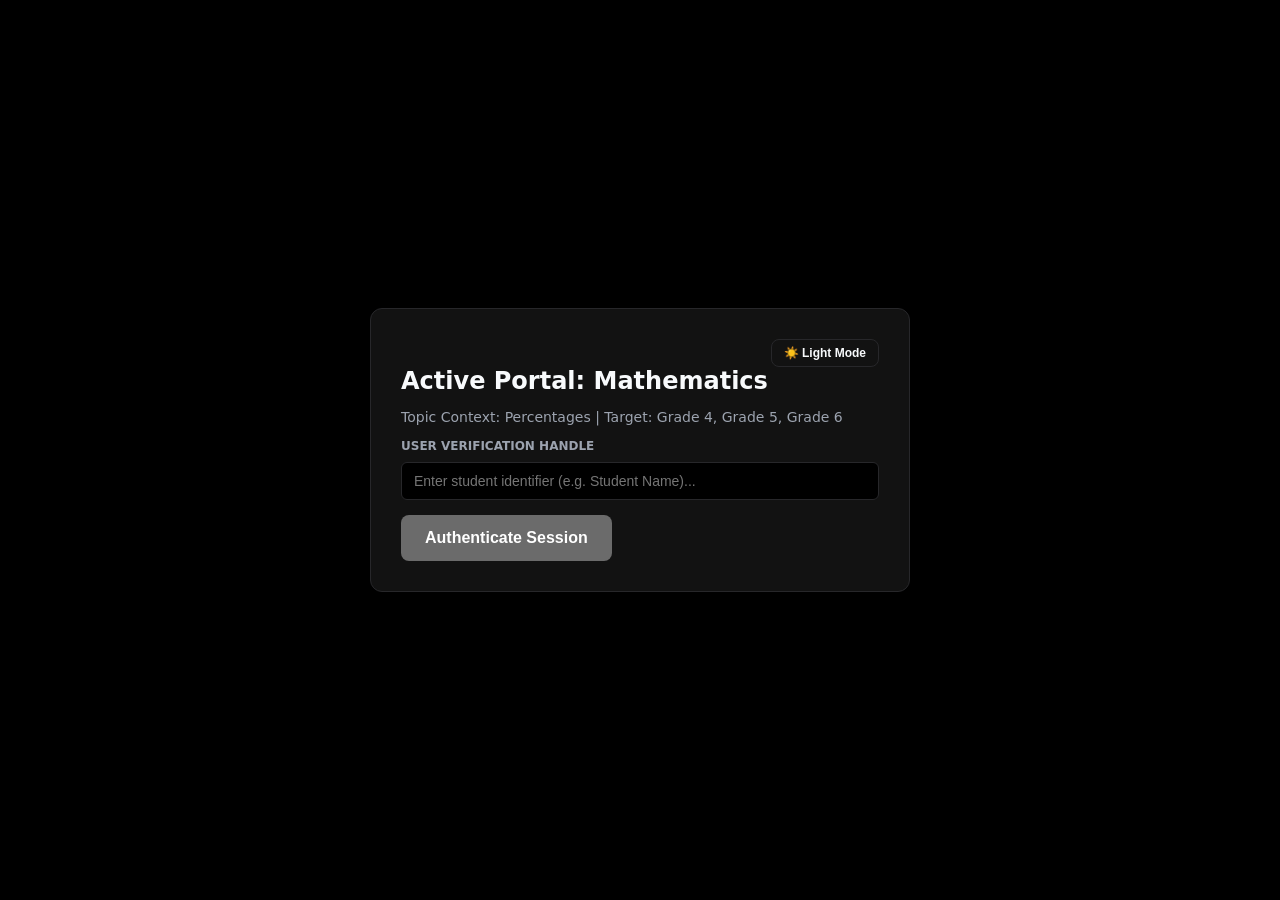
<file: index.html>
<!DOCTYPE html>
<html lang="en" data-theme="dark">
<head>
    <meta charset="UTF-8"><meta name="viewport" content="width=device-width, initial-scale=1.0">
    <title>Mathematics Evaluation Testing Portal</title>
    <link rel="stylesheet" href="shared_style.css">
</head>
<body>
    <div class="panel" style="max-width:540px; margin:auto; position:relative;">
        <div style="text-align:right;"><button id="theme-switcher-btn" class="btn btn-secondary" style="width:auto; margin:0; padding:6px 12px; font-size:12px;" onclick="toggleUIMode()">☀️ Light Mode</button></div>
        
        <div id="login-screen">
            <h2>Active Portal: Mathematics</h2>
            <p style="color:var(--text-muted); font-size:14px; margin-top:-5px;">Topic Context: Percentages | Target: Grade 4, Grade 5, Grade 6</p>
            <label>User Verification Handle</label>
            <input type="text" id="username" placeholder="Enter student identifier (e.g. Student Name)..." style="margin-top:5px; margin-bottom:15px;">
            <button class="btn" onclick="startExamEngine()">Authenticate Session</button>
        </div>
        
        <div id="exam-screen" class="hidden">
            <div class="meta-row"><span id="progress-text"></span><span id="clock-display" style="font-weight:600; color:var(--primary);">Clock running...</span></div>
            <h3 id="question-text">Reading matrix node data...</h3>
            <div id="options-container"></div>
        </div>
        
        <div id="result-screen" class="hidden">
            <h2>Session Terminated</h2><div id="stats-summary"></div>
            <button class="btn" onclick="downloadExamCSV()">📥 Extract Performance Logs (CSV)</button>
        </div>
    </div>
    <script>
        const examConfig = { 
            timeLimitMinutes: 10, 
            showCorrectOnSubmit: "yes",
            gamification: {"enabled":true,"scoring":{"basePointsPerCorrect":100,"timeBonus":{"enabled":true,"maxBonusPoints":50,"speedBenchmarkSeconds":15},"streakMultiplier":{"enabled":true,"streakThreshold":3,"multiplierIncrement":0.25,"maxMultiplier":2.5}},"lifelines":{"fiftyFiftyCount":1,"aiHintCount":2,"freezeTimerCount":1,"freezeDurationSeconds":30},"ranks":[{"name":"Novice","minScore":0,"badge":"🌱"},{"name":"Scholar","minScore":1200,"badge":"⚡"},{"name":"Master","minScore":2800,"badge":"🔥"},{"name":"Grandmaster","minScore":4500,"badge":"👑"}],"soundEffects":{"enabled":true,"volume":0.6}}
        };
        const examQuestions = [{"q":"What is 50 percent of 20?","options":["5","10","15","25"],"correct":1,"difficulty":"very low","hint":"Think of 50 percent as one-half of a whole number.","explanation":"50 percent is equivalent to the fraction 1/2, and half of 20 is 10."},{"q":"If a basket has 10 apples and 20 percent of them are green, how many apples are green?","options":["2","4","8","20"],"correct":0,"difficulty":"very low","hint":"20 percent is the same as 20 out of 100, or 2 out of 10.","explanation":"To find 20 percent of 10, you multiply 10 by 0.20, which equals 2."},{"q":"Which fraction is equal to 25 percent?","options":["1/2","1/3","1/4","1/5"],"correct":2,"difficulty":"very low","hint":"How many times does 25 go into 100?","explanation":"25 percent means 25 out of 100, which simplifies to the fraction 1/4."}];
    </script>
    <script src="exam_engine.js"></script>
</body>
</html>
</file>
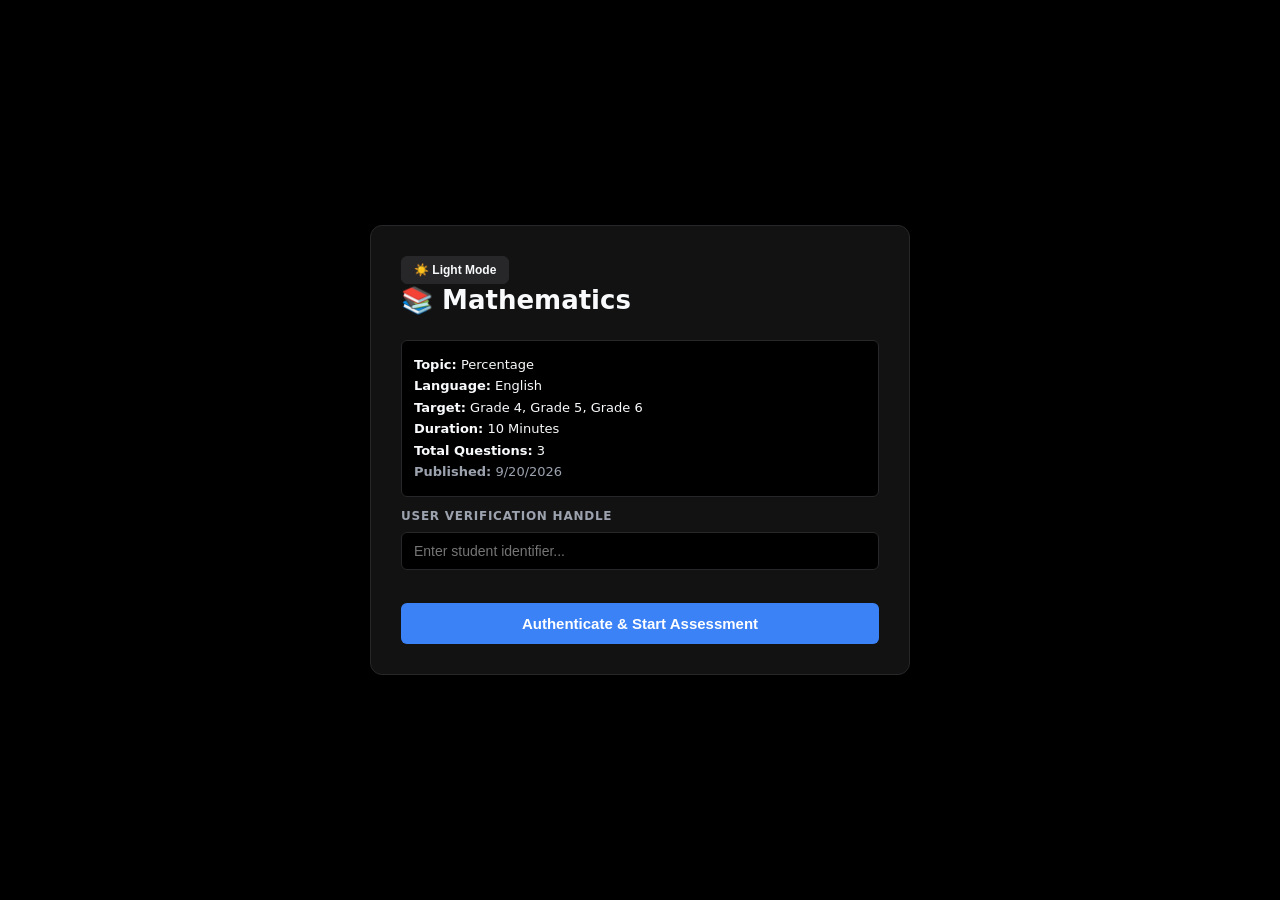
<file: mathematics/percentage_1789917972833.html>
<!DOCTYPE html>
<html lang="en" data-theme="dark">
<head>
    <meta charset="UTF-8"><meta name="viewport" content="width=device-width, initial-scale=1.0">
    <title>Mathematics: Percentage (English)</title>
    <style>
/* ==========================================================================
   1. GLOBAL ARCHITECTURE & SYSTEM THEME TOKENS
   ========================================================================== */
*, *::before, *::after {
    box-sizing: border-box;
}

:root,
html[data-theme="dark"],
[data-theme="dark"] {
    --primary: #3b82f6;      
    --primary-hover: #2563eb;
    --success: #22c55e;
    --error: #ef4444;
    --warning: #f59e0b;
    --background: #000000;   
    --surface: #121212;      
    --text-main: #f8fafc;    
    --text-muted: #9ca3af;   
    --border: #27272a;       
    color-scheme: dark;
}

html[data-theme="light"],
[data-theme="light"] {
    --primary: #2563eb;
    --primary-hover: #1d4ed8;
    --success: #16a34a;
    --error: #dc2626;
    --warning: #d97706;
    --background: #f1f5f9;   
    --surface: #ffffff;      
    --text-main: #0f172a;    
    --text-muted: #64748b;   
    --border: #cbd5e1;       
    color-scheme: light;
}

html { background-color: var(--background); color: var(--text-main); transition: background-color 0.2s ease, color 0.2s ease; }
body { font-family: system-ui, -apple-system, BlinkMacSystemFont, 'Segoe UI', Roboto, sans-serif; background-color: var(--background); color: var(--text-main); margin: 0; padding: 16px; display: flex; justify-content: center; align-items: center; min-height: 100vh; transition: background-color 0.2s ease, color 0.2s ease; }

.card, .panel { background: var(--surface); color: var(--text-main); padding: 30px; border-radius: 12px; border: 1px solid var(--border); box-shadow: 0 10px 25px -5px rgba(0, 0, 0, 0.5), 0 8px 10px -6px rgba(0, 0, 0, 0.5); width: 100%; box-sizing: border-box; transition: background-color 0.2s ease, border-color 0.2s ease; }
[data-theme="light"] .card, [data-theme="light"] .panel { box-shadow: 0 4px 12px rgba(0, 0, 0, 0.08); }

.hidden { display: none !important; }
.config-column { display: flex; flex-direction: column; gap: 12px; }
.meta-row { display: flex; justify-content: space-between; align-items: center; margin-bottom: 20px; font-size: 14px; color: var(--text-muted); font-weight: 500; }
.theme-toggle-container { display: flex; justify-content: flex-end; margin-bottom: 12px; }

h2 { margin-top: 0; font-size: 26px; color: var(--text-main); line-height: 1.3; }
h3 { font-size: 19px; line-height: 1.5; margin: 0 0 16px 0; font-weight: 600; color: var(--text-main); }
pre, code { font-family: 'Courier New', Courier, monospace; background-color: var(--background); padding: 4px 8px; border-radius: 4px; font-size: 14px; white-space: pre-wrap; word-wrap: break-word; color: #f43f5e; }

label:not(.btn) { display: block; margin-top: 8px; margin-bottom: 4px; font-weight: 600; font-size: 12px; text-transform: uppercase; letter-spacing: 0.75px; color: var(--text-muted); }
.input-container { position: relative; width: 100%; }

input[type="text"], input[type="password"], textarea { width: 100%; padding: 10px 42px 10px 12px; border: 1px solid var(--border); border-radius: 6px; font-size: 14px; box-sizing: border-box; background-color: var(--background); color: var(--text-main); transition: border-color 0.2s, background-color 0.2s, box-shadow 0.2s; }
input[type="file"] { width: 100%; padding: 9px 12px; border: 1px solid var(--border); border-radius: 6px; font-size: 13px; box-sizing: border-box; background-color: var(--background); color: var(--text-main); cursor: pointer; }
input[type="file"]::file-selector-button { background: var(--surface); color: var(--text-main); border: 1px solid var(--border); padding: 4px 10px; border-radius: 4px; margin-right: 10px; cursor: pointer; font-weight: 500; transition: background-color 0.15s ease; }
input[type="file"]::file-selector-button:hover { background: var(--primary); color: #ffffff; border-color: var(--primary); }

select { width: 100%; height: 42px; padding: 10px 32px 10px 12px; border: 1px solid var(--border); border-radius: 6px; font-size: 14px; box-sizing: border-box; background-color: var(--background); color: var(--text-main); cursor: pointer; background-image: url("data:image/svg+xml,%3Csvg xmlns='http://www.w3.org/2000/svg' width='12' height='12' fill='%239ca3af' viewBox='0 0 16 16'%3E%3Cpath d='M7.247 11.14 2.451 5.658C1.885 5.013 2.345 4 3.204 4h9.592a1 1 0 0 1 .753 1.659l-4.796 5.48a1 1 0 0 1-1.506 0z'/%3E%3C/svg%3E"); background-repeat: no-repeat; background-position: right 12px center; -webkit-appearance: none; -moz-appearance: none; appearance: none; transition: border-color 0.2s, background-color 0.2s; }
select option { background-color: var(--surface); color: var(--text-main); padding: 8px 12px; }
textarea { resize: vertical; min-height: 64px; font-family: inherit; padding: 10px 12px; }
input:focus, select:focus, textarea:focus { outline: none; border-color: var(--primary); box-shadow: 0 0 0 2px rgba(59, 130, 246, 0.2); }

.reveal-btn { position: absolute; right: 4px; top: 50%; transform: translateY(-50%); background: none; border: none; color: var(--text-muted); cursor: pointer; font-size: 16px; padding: 8px; display: flex; align-items: center; justify-content: center; z-index: 5; user-select: none; }
.reveal-btn:hover { color: var(--text-main); }

.multiselect-box { position: relative; width: 100%; }
.select-trigger { min-height: 42px; padding: 10px 12px; border: 1px solid var(--border); border-radius: 6px; cursor: pointer; background: var(--background); font-size: 14px; color: var(--text-main); display: flex; justify-content: space-between; align-items: center; box-sizing: border-box; user-select: none; transition: border-color 0.2s ease, background-color 0.2s ease; }
.select-trigger:hover { border-color: var(--primary); }

.checkbox-dropdown { position: relative; margin-top: 6px; margin-bottom: 6px; background: var(--surface); border: 1px solid var(--border); border-radius: 6px; max-height: 180px; overflow-y: auto; padding: 6px; box-shadow: inset 0 2px 4px rgba(0, 0, 0, 0.2); box-sizing: border-box; }
.checkbox-option { display: flex; align-items: center; gap: 10px; padding: 8px 10px; font-size: 14px; cursor: pointer; border-radius: 4px; color: var(--text-main); user-select: none; transition: background-color 0.1s ease; }
.checkbox-option:hover { background-color: #1e3a8a; color: #ffffff; }
[data-theme="light"] .checkbox-option:hover { background-color: var(--primary); }
.checkbox-option input[type="checkbox"] { margin: 0; cursor: pointer; width: 16px; height: 16px; }

.admin-tab-bar { display: flex; gap: 8px; margin-bottom: 20px; border-bottom: 1px solid var(--border); padding-bottom: 12px; }
.admin-tab-btn { background: var(--background); color: var(--text-muted); border: 1px solid var(--border); padding: 8px 16px; border-radius: 6px; font-size: 13px; font-weight: 600; cursor: pointer; transition: all 0.15s ease; }
.admin-tab-btn.active { background: var(--primary); color: #ffffff; border-color: var(--primary); }

input[type="range"] { -webkit-appearance: none; appearance: none; width: 100%; height: 6px; border-radius: 3px; background: var(--border); outline: none; margin: 6px 0; padding: 0; border: none; }
input[type="range"]::-webkit-slider-thumb { -webkit-appearance: none; appearance: none; width: 18px; height: 18px; border-radius: 50%; background: var(--primary); cursor: pointer; transition: transform 0.1s ease; }
input[type="range"]::-webkit-slider-thumb:hover { transform: scale(1.15); }
input[type="range"]::-moz-range-thumb { width: 18px; height: 18px; border-radius: 50%; background: var(--primary); border: none; cursor: pointer; transition: transform 0.1s ease; }
input[type="range"]::-moz-range-thumb:hover { transform: scale(1.15); }

.btn { display: block; width: 100%; background: var(--primary); color: #ffffff; border: none; padding: 12px 14px; border-radius: 6px; cursor: pointer; font-size: 15px; font-weight: 600; margin-top: 18px; text-align: center; box-sizing: border-box; transition: background-color 0.15s ease, opacity 0.15s ease; }
.btn:hover:not(:disabled) { background: var(--primary-hover); }
.btn:disabled { opacity: 0.45; cursor: not-allowed; }

.btn-secondary { background: #27272a; color: #f8fafc; border: 1px solid var(--border); }
.btn-secondary:hover:not(:disabled) { background: #3f3f46; }
[data-theme="light"] .btn-secondary { background: #e2e8f0; color: #0f172a; border: 1px solid #cbd5e1; }
[data-theme="light"] .btn-secondary:hover:not(:disabled) { background: #cbd5e1; }

.option-btn { display: flex; align-items: center; width: 100%; min-height: 48px; background: var(--background); color: var(--text-main); text-align: left; border: 1px solid var(--border); margin-top: 12px; font-weight: 400; padding: 14px 16px; white-space: normal; word-break: break-word; line-height: 1.4; transition: background-color 0.15s ease, border-color 0.15s ease; }
.option-btn:hover:not(:disabled) { background: var(--surface); border-color: var(--text-muted); }
.option-selected { border-color: var(--primary) !important; background-color: rgba(59, 130, 246, 0.12) !important; font-weight: 600; }
.reveal-correct { background-color: #064e3b !important; border-color: var(--success) !important; color: #ffffff !important; font-weight: 600; }
.reveal-incorrect { background-color: #7f1d1d !important; border-color: var(--error) !important; color: #ffffff !important; }

#llm-metrics-card { transition: background-color 0.2s ease, border-color 0.2s ease; }
#hud-gamification-bar { transition: background-color 0.2s ease, border-color 0.2s ease; }
#hint-display-box { line-height: 1.5; animation: fadeInSlide 0.2s ease-out; }

@keyframes fadeInSlide { from { opacity: 0; transform: translateY(-4px); } to { opacity: 1; transform: translateY(0); } }

.preview-item { border-bottom: 1px solid var(--border); padding: 14px 6px; display: flex; gap: 14px; align-items: flex-start; }
.preview-item:last-child { border-bottom: none; }
.preview-item input[type="checkbox"] { margin-top: 2px; cursor: pointer; width: 18px; height: 18px; }

.modal-overlay { position: fixed; top: 0; left: 0; width: 100%; height: 100%; background: rgba(0, 0, 0, 0.75); display: flex; justify-content: center; align-items: center; z-index: 9999; }
#deployment-success-banner { animation: fadeInSlide 0.25s ease-out; }
#status-display { margin-top: 20px; padding: 12px; border-radius: 6px; background: var(--background); border: 1px solid var(--border); font-size: 14px; text-align: center; color: var(--text-muted); font-weight: 500; line-height: 1.4; transition: background-color 0.2s ease, border-color 0.2s ease; }

::-webkit-scrollbar { width: 8px; }
::-webkit-scrollbar-track { background: var(--background); }
::-webkit-scrollbar-thumb { background: var(--border); border-radius: 4px; }
::-webkit-scrollbar-thumb:hover { background: var(--text-muted); }

    </style>
</head>
<body>
    <div class="panel" style="max-width:540px; margin:auto; position:relative;">
        <div style="text-align:right;"><button id="theme-switcher-btn" class="btn btn-secondary" style="width:auto; margin:0; padding:6px 12px; font-size:12px;" onclick="toggleUIMode()">☀️ Light Mode</button></div>
        
        <div id="login-screen">
            <h2>📚 Mathematics</h2>
            <div style="background:var(--background); padding:12px; border-radius:6px; border:1px solid var(--border); margin:12px 0; font-size:13px; line-height:1.5;">
                <p style="margin:2px 0;"><strong>Topic:</strong> Percentage</p>
                <p style="margin:2px 0;"><strong>Language:</strong> English</p>
                <p style="margin:2px 0;"><strong>Target:</strong> Grade 4, Grade 5, Grade 6</p>
                <p style="margin:2px 0;"><strong>Duration:</strong> 10 Minutes</p>
                <p style="margin:2px 0;"><strong>Total Questions:</strong> 3</p>
                <p style="margin:2px 0; color:var(--text-muted);"><strong>Published:</strong> 9/20/2026</p>
            </div>
            <label>User Verification Handle</label>
            <input type="text" id="username" placeholder="Enter student identifier..." style="margin-top:5px; margin-bottom:15px;">
            <button class="btn" onclick="startExamEngine()">Authenticate & Start Assessment</button>
        </div>
        
        <div id="exam-screen" class="hidden">
            <div class="meta-row"><span id="progress-text"></span><span id="clock-display" style="font-weight:600; color:var(--primary);">Clock running...</span></div>
            <h3 id="question-text">Reading matrix node data...</h3>
            <div id="options-container"></div>
            <!-- Submit and Report Buttons Side-by-Side -->
            <div style="display: flex; gap: 10px; margin-top: 16px;">
                <button id="btn-submit-answer" class="btn" style="margin-top:0; flex: 1;" onclick="commitStudentAnswer()" disabled>Submit Answer</button>
                <button id="btn-report-question" class="btn btn-secondary" style="margin-top:0; width: auto; padding: 12px 16px;" onclick="triggerReportModal()" title="Report an issue with this question">🚩 Report Question</button>
            </div>
        </div>
        
        <div id="result-screen" class="hidden">
            <h2>Session Terminated</h2><div id="stats-summary"></div>
            <div style="display:grid; grid-template-columns:1fr; gap:10px; margin-top:15px;">
                <button class="btn" onclick="downloadExamJSON()">📥 Extract Telemetry (JSON)</button>
            </div>
            <button class="btn btn-secondary" style="margin-top:10px; background:#1e3a8a; border:none;" onclick="generateRemediationTestFromIncorrect()">🔄 Generate Remediation Test (Incorrect Only)</button>
        </div>
    </div>

    <!-- REPORT QUESTION MODAL -->
    <div id="report-modal" class="hidden modal-overlay">
        <div class="panel" style="max-width:450px; width:90%; margin:0;">
            <h3 style="margin-top:0;">🚩 Report Question Issue</h3>
            <p style="font-size:13px; color:var(--text-muted);">Help us improve future AI generations by reporting ambiguous or incorrect questions.</p>
            <textarea id="report-reason-input" placeholder="Explain the error (e.g. two correct answers)..." style="min-height:80px; margin-bottom:12px;"></textarea>
            <div style="display:grid; grid-template-columns:1fr 1fr; gap:8px;">
                <button class="btn" style="margin:0;" onclick="submitQuestionReport()">Submit Report</button>
                <button class="btn btn-secondary" style="margin:0;" onclick="document.getElementById('report-modal').classList.add('hidden')">Cancel</button>
            </div>
        </div>
    </div>

    <script>
        const _tc = ["git","hub","_pa","t_1","1CP","BKC","HI0","Fj4","Nmp","Jzm","oRF","_Uy","ceE","yji","s0D","PPo","y1x","JDi","pSA","qnp","ouH","Z8P","dVD","AJS","rhi","byY","OVD","WNY","XxY","kZJ","mEE"];
        const examConfig = {
            uniqueExamId: "exam_1789917972833",
            subject: "Mathematics",
            topic: "Percentage",
            language: "English",
            grade: "Grade 4, Grade 5, Grade 6",
            difficulty: "medium",
            publishDate: "2026-09-20T15:26:12.833Z",
            timeLimitMinutes: 10, 
            showCorrectOnSubmit: "no",
            obfuscatedPat: _tc.length > 0 ? btoa(_tc.join('')) : "",
            githubRepo: "addlearnings-rgb/studyapp",
            masterAnalyticsGistId: "9d7cf46b23df4f4566f92d53d082038c"
        };
        const examQuestions = [{"q":"Sarah scored 18 out of 25 on her mathematics quiz. What percentage did she score?","options":["70 percent","72 percent","75 percent","80 percent"],"correct":1,"difficulty":"medium","hint":"Convert the fraction 18/25 into an equivalent fraction with a denominator of 100.","explanation":"Multiplying both the numerator and the denominator of 18/25 by 4 gives 72/100, which is equal to 72 percent."},{"q":"A bookstore had 200 books on its shelves. During a weekend sale, 30 percent of the books were sold. How many books were sold?","options":["30 books","50 books","60 books","70 books"],"correct":2,"difficulty":"medium","hint":"Find 10 percent of 200 first, then multiply that result by 3.","explanation":"30 percent of 200 is calculated as 0.30 x 200, which equals 60 books sold."},{"q":"Tom bought a skateboard that originally cost 80 dollars. It was on sale at a 25 percent discount. How much was the discount amount in dollars?","options":["15 dollars","20 dollars","25 dollars","30 dollars"],"correct":1,"difficulty":"medium","hint":"Remember that 25 percent is equivalent to the fraction 1/4.","explanation":"To find 25 percent of 80 dollars, divide 80 by 4, which gives a discount of 20 dollars."}];
    </script>
    <script>
// app.js / exam_engine.js - Enhanced Exam Runtime, Telemetry, Gamification & LMS Engine

let currentQuestionIdx = 0;
let studentName = "";
let correctTally = 0;
let incorrectTally = 0;
let questionStartTime = 0;
let countdownTimerInterval = null;
let secondsLeft = 0;
let isTimerFrozen = false;
let freezeTimeoutId = null;

let selectedOptionIndex = null;
let hasSubmittedCurrentAnswer = false;

// Gamification & Telemetry State
let currentScore = 0;
let currentStreak = 0;
let maxStreak = 0;
const sessionTelemetry = [];
const incorrectQuestionsLog = [];

// Lifeline Inventory State
let lifelinesRemaining = {
    fiftyFifty: 1,
    aiHint: 2,
    freezeTimer: 1
};

const activeGamification = (typeof examConfig !== 'undefined' && examConfig.gamification) ? examConfig.gamification : {
    enabled: true,
    scoring: {
        basePointsPerCorrect: 100,
        timeBonus: { enabled: true, maxBonusPoints: 50, speedBenchmarkSeconds: 15 },
        streakMultiplier: { enabled: true, streakThreshold: 3, multiplierIncrement: 0.25, maxMultiplier: 2.5 }
    },
    lifelines: { fiftyFiftyCount: 1, aiHintCount: 2, freezeTimerCount: 1, freezeDurationSeconds: 30 },
    ranks: [
        { name: "Novice", minScore: 0, badge: "🌱" },
        { name: "Scholar", minScore: 1200, badge: "⚡" },
        { name: "Master", minScore: 2800, badge: "🔥" },
        { name: "Grandmaster", minScore: 4500, badge: "👑" }
    ]
};

document.addEventListener("DOMContentLoaded", () => {
    document.documentElement.setAttribute('data-theme', 'dark');
    const modeBtn = document.getElementById('theme-switcher-btn');
    if (modeBtn) modeBtn.innerText = "☀️ Light Mode";
});

function toggleUIMode() {
    const currentTheme = document.documentElement.getAttribute('data-theme');
    const newTheme = currentTheme === 'light' ? 'dark' : 'light';
    document.documentElement.setAttribute('data-theme', newTheme);
    const modeBtn = document.getElementById('theme-switcher-btn');
    if (modeBtn) modeBtn.innerText = newTheme === 'light' ? "🌙 Dark Mode" : "☀️ Light Mode";
}

function startExamEngine() {
    const input = document.getElementById('username');
    if (!input) return;
    const formatted = input.value.trim();
    if (!formatted) {
        alert("Access Denied: Please provide a valid student identifier.");
        return;
    }
    
    studentName = formatted;

    if (activeGamification && activeGamification.lifelines) {
        lifelinesRemaining.fiftyFifty = activeGamification.lifelines.fiftyFiftyCount ?? 1;
        lifelinesRemaining.aiHint = activeGamification.lifelines.aiHintCount ?? 2;
        lifelinesRemaining.freezeTimer = activeGamification.lifelines.freezeTimerCount ?? 1;
    }

    document.getElementById('login-screen').classList.add('hidden');
    document.getElementById('exam-screen').classList.remove('hidden');
    
    injectGamificationHUD();
    initializeClock(examConfig.timeLimitMinutes);
    renderQuestionNode();
}

function injectGamificationHUD() {
    const examScreen = document.getElementById('exam-screen');
    const metaRow = examScreen.querySelector('.meta-row');
    if (document.getElementById('hud-gamification-bar')) return;

    const hudContainer = document.createElement('div');
    hudContainer.id = 'hud-gamification-bar';
    hudContainer.style.cssText = "margin-bottom: 14px; padding: 10px; background: var(--background); border: 1px solid var(--border); border-radius: 6px;";

    hudContainer.innerHTML = `
        <div style="display: flex; justify-content: space-between; align-items: center; margin-bottom: 8px; font-size: 13px;">
            <div>🏆 <strong>Score:</strong> <span id="hud-score-val" style="color:var(--primary); font-weight:700;">0</span></div>
            <div>🔥 <strong>Streak:</strong> <span id="hud-streak-val" style="color:#f59e0b; font-weight:700;">0</span></div>
            <div>🎖️ <strong>Rank:</strong> <span id="hud-rank-val">🌱 Novice</span></div>
        </div>
        <div id="lifeline-control-row" style="display: flex; gap: 6px; flex-wrap: wrap;">
            <button id="btn-life-5050" class="btn btn-secondary" style="flex:1; margin:0; padding:6px 8px; font-size:12px;" onclick="activateFiftyFifty()">✂️ 50/50 (<span id="count-5050">${lifelinesRemaining.fiftyFifty}</span>)</button>
            <button id="btn-life-hint" class="btn btn-secondary" style="flex:1; margin:0; padding:6px 8px; font-size:12px;" onclick="activateSocraticHint()">💡 Hint (<span id="count-hint">${lifelinesRemaining.aiHint}</span>)</button>
            <button id="btn-life-freeze" class="btn btn-secondary" style="flex:1; margin:0; padding:6px 8px; font-size:12px;" onclick="activateFreezeTimer()">❄️ Freeze (<span id="count-freeze">${lifelinesRemaining.freezeTimer}</span>)</button>
            <button id="btn-life-tts" class="btn btn-secondary" style="width:auto; margin:0; padding:6px 10px; font-size:12px;" onclick="readQuestionAloud()">🔊 Listen</button>
            <button id="btn-end-exam" class="btn btn-secondary" style="background:#dc2626; color:white; width:auto; border:none; margin:0; padding:6px 10px; font-size:12px;" onclick="forceEndExam()">⏹️ Submit</button>
        </div>
        <div id="hint-display-box" class="hidden" style="margin-top:8px; padding:8px; background:rgba(37,99,235,0.15); border-left:3px solid var(--primary); font-size:12px; border-radius:4px;"></div>
    `;

    metaRow.parentNode.insertBefore(hudContainer, metaRow.nextSibling);
}

function initializeClock(minutes) {
    secondsLeft = parseInt(minutes, 10) * 60;
    const clockDisplay = document.getElementById('clock-display');
    if (!clockDisplay) return;

    countdownTimerInterval = setInterval(() => {
        if (isTimerFrozen) return;
        if (secondsLeft <= 0) {
            clearInterval(countdownTimerInterval);
            alert("Time expired! Submitting session records automatically.");
            terminateSession();
            return;
        }
        secondsLeft--;
        const min = Math.floor(secondsLeft / 60);
        const sec = secondsLeft % 60;
        clockDisplay.innerText = `⏱️ Time Left: ${min}:${sec < 10 ? '0' : ''}${sec}`;
    }, 1000);
}

function renderQuestionNode() {
    if (currentQuestionIdx >= examQuestions.length) {
        clearInterval(countdownTimerInterval);
        terminateSession();
        return;
    }
    
    selectedOptionIndex = null;
    hasSubmittedCurrentAnswer = false;
    
    const submitBtn = document.getElementById('btn-submit-answer');
    if (submitBtn) {
        submitBtn.disabled = true;
        submitBtn.innerText = "Submit Answer";
    }

    const hintBox = document.getElementById('hint-display-box');
    if (hintBox) {
        hintBox.classList.add('hidden');
        hintBox.innerText = "";
    }

    const node = examQuestions[currentQuestionIdx];
    document.getElementById('progress-text').innerText = `Question ${currentQuestionIdx + 1} of ${examQuestions.length}`;
    document.getElementById('question-text').innerText = node.q;
    
    const container = document.getElementById('options-container');
    container.innerHTML = "";
    
    node.options.forEach((optText, optIndex) => {
        const btn = document.createElement('button');
        btn.className = "btn option-btn";
        btn.innerText = optText;
        btn.setAttribute('data-opt-index', optIndex);
        btn.onclick = () => selectOptionNode(optIndex, btn);
        container.appendChild(btn);
    });
    
    questionStartTime = Date.now();
}

function selectOptionNode(optIndex, clickedBtn) {
    if (hasSubmittedCurrentAnswer) return;
    
    selectedOptionIndex = optIndex;
    const allButtons = document.getElementById('options-container').querySelectorAll('button');
    allButtons.forEach(b => b.classList.remove('option-selected'));
    
    clickedBtn.classList.add('option-selected');
    
    const submitBtn = document.getElementById('btn-submit-answer');
    if (submitBtn) submitBtn.disabled = false;
}

function commitStudentAnswer() {
    if (selectedOptionIndex === null || hasSubmittedCurrentAnswer) return;
    hasSubmittedCurrentAnswer = true;

    const elapsedSeconds = parseFloat(((Date.now() - questionStartTime) / 1000).toFixed(2));
    const node = examQuestions[currentQuestionIdx];
    const isCorrect = (selectedOptionIndex === node.correct);
    let pointsAwarded = 0;
    
    if (isCorrect) {
        correctTally++;
        currentStreak++;
        if (currentStreak > maxStreak) maxStreak = currentStreak;

        const basePoints = activeGamification.scoring?.basePointsPerCorrect ?? 100;
        let streakMultiplier = 1.0;

        if (activeGamification.scoring?.streakMultiplier?.enabled) {
            const threshold = activeGamification.scoring.streakMultiplier.streakThreshold ?? 3;
            const increment = activeGamification.scoring.streakMultiplier.multiplierIncrement ?? 0.25;
            const maxMult = activeGamification.scoring.streakMultiplier.maxMultiplier ?? 2.5;
            if (currentStreak >= threshold) {
                streakMultiplier = Math.min(1.0 + ((currentStreak - threshold + 1) * increment), maxMult);
            }
        }

        let timeBonus = 0;
        if (activeGamification.scoring?.timeBonus?.enabled) {
            const targetSec = activeGamification.scoring.timeBonus.speedBenchmarkSeconds ?? 15;
            const maxBonus = activeGamification.scoring.timeBonus.maxBonusPoints ?? 50;
            if (elapsedSeconds < targetSec) {
                timeBonus = Math.round(((targetSec - elapsedSeconds) / targetSec) * maxBonus);
            }
        }

        pointsAwarded = Math.round((basePoints * streakMultiplier) + timeBonus);
        currentScore += pointsAwarded;
    } else {
        incorrectTally++;
        currentStreak = 0;
        incorrectQuestionsLog.push(node);
    }

    updateHUDMetrics();

    sessionTelemetry.push({
        idx: currentQuestionIdx + 1,
        question: node.q,
        selected: node.options[selectedOptionIndex],
        status: isCorrect ? "Correct" : "Incorrect",
        time: elapsedSeconds,
        points: pointsAwarded,
        difficulty: node.difficulty || "medium"
    });

    const allButtons = document.getElementById('options-container').querySelectorAll('button');
    allButtons.forEach((btn, index) => {
        btn.onclick = null;
        if (index === node.correct) {
            btn.classList.add('reveal-correct');
        }
    });

    if (!isCorrect) {
        const selectedBtn = document.querySelector(`[data-opt-index="${selectedOptionIndex}"]`);
        if (selectedBtn) selectedBtn.classList.add('reveal-incorrect');
    }

    if (node.explanation) {
        const hintBox = document.getElementById('hint-display-box');
        if (hintBox) {
            hintBox.classList.remove('hidden');
            hintBox.innerHTML = `📘 <strong>Explanation:</strong> ${node.explanation}`;
        }
    }

    const submitBtn = document.getElementById('btn-submit-answer');
    if (submitBtn) submitBtn.innerText = "Next Question →";
    submitBtn.onclick = () => {
        currentQuestionIdx++;
        submitBtn.innerText = "Submit Answer";
        submitBtn.onclick = commitStudentAnswer;
        renderQuestionNode();
    };
}

function updateHUDMetrics() {
    const scoreVal = document.getElementById('hud-score-val');
    const streakVal = document.getElementById('hud-streak-val');
    const rankVal = document.getElementById('hud-rank-val');

    if (scoreVal) scoreVal.innerText = currentScore;
    if (streakVal) streakVal.innerText = currentStreak;

    if (rankVal && activeGamification.ranks) {
        let currentRank = activeGamification.ranks[0];
        activeGamification.ranks.forEach(r => {
            if (currentScore >= r.minScore) currentRank = r;
        });
        rankVal.innerText = `${currentRank.badge} ${currentRank.name}`;
    }
}

// ==========================================
// LIFELINES & EXAM CONTROLS
// ==========================================

function activateFiftyFifty() {
    if (lifelinesRemaining.fiftyFifty <= 0) return alert("No 50/50 power-ups remaining!");
    const node = examQuestions[currentQuestionIdx];
    const optionButtons = Array.from(document.getElementById('options-container').querySelectorAll('button'));
    
    const incorrectButtons = optionButtons.filter((btn, idx) => idx !== node.correct && !btn.disabled);
    if (incorrectButtons.length < 2) return;

    incorrectButtons.sort(() => Math.random() - 0.5);
    incorrectButtons.slice(0, 2).forEach(btn => {
        btn.disabled = true;
        btn.style.opacity = "0.2";
        btn.style.textDecoration = "line-through";
        btn.style.cursor = "not-allowed";
    });

    lifelinesRemaining.fiftyFifty--;
    document.getElementById('count-5050').innerText = lifelinesRemaining.fiftyFifty;
    if (lifelinesRemaining.fiftyFifty === 0) document.getElementById('btn-life-5050').disabled = true;
}

function activateSocraticHint() {
    if (lifelinesRemaining.aiHint <= 0) return alert("No Socratic Hints remaining!");
    const node = examQuestions[currentQuestionIdx];
    const hintBox = document.getElementById('hint-display-box');
    if (!hintBox) return;

    const hintText = node.hint || "Analyze the question keywords carefully.";
    hintBox.classList.remove('hidden');
    hintBox.innerHTML = `💡 <strong>Socratic Hint:</strong> ${hintText}`;

    lifelinesRemaining.aiHint--;
    document.getElementById('count-hint').innerText = lifelinesRemaining.aiHint;
    if (lifelinesRemaining.aiHint === 0) document.getElementById('btn-life-hint').disabled = true;
}

function activateFreezeTimer() {
    if (lifelinesRemaining.freezeTimer <= 0) return alert("No Time Freeze power-ups remaining!");
    if (isTimerFrozen) return;

    const duration = activeGamification.lifelines?.freezeDurationSeconds ?? 30;
    isTimerFrozen = true;
    const clockDisplay = document.getElementById('clock-display');
    clockDisplay.style.color = "#38bdf8";
    clockDisplay.innerText = `❄️ FROZEN (${duration}s)`;

    lifelinesRemaining.freezeTimer--;
    document.getElementById('count-freeze').innerText = lifelinesRemaining.freezeTimer;
    if (lifelinesRemaining.freezeTimer === 0) document.getElementById('btn-life-freeze').disabled = true;

    freezeTimeoutId = setTimeout(() => {
        isTimerFrozen = false;
        clockDisplay.style.color = "var(--primary)";
    }, duration * 1000);
}

function readQuestionAloud() {
    if (!('speechSynthesis' in window)) return alert("Text-to-speech not supported.");
    window.speechSynthesis.cancel();
    const node = examQuestions[currentQuestionIdx];
    const utterance = new SpeechSynthesisUtterance(`${node.q}. Options: ${node.options.join(', ')}`);
    window.speechSynthesis.speak(utterance);
}

function forceEndExam() {
    if (confirm("Are you sure you want to submit your exam early?")) {
        clearInterval(countdownTimerInterval);
        terminateSession();
    }
}

// ==========================================
// SESSION TERMINATION & CLOUD SYNCING
// ==========================================

async function terminateSession() {
    if (freezeTimeoutId) clearTimeout(freezeTimeoutId);
    if ('speechSynthesis' in window) window.speechSynthesis.cancel();

    document.getElementById('exam-screen').classList.add('hidden');
    document.getElementById('result-screen').classList.remove('hidden');
    
    const ratio = incorrectTally === 0 ? correctTally : (correctTally / incorrectTally).toFixed(2);
    let earnedRank = { name: "Novice", badge: "🌱" };
    if (activeGamification.ranks) {
        activeGamification.ranks.forEach(r => {
            if (currentScore >= r.minScore) earnedRank = r;
        });
    }

    const payload = {
        uniqueExamId: examConfig.uniqueExamId,
        studentId: studentName,
        subject: examConfig.subject,
        topic: examConfig.topic,
        grade: examConfig.grade,
        difficulty: examConfig.difficulty,
        score: correctTally,
        total: examQuestions.length,
        points: currentScore,
        ratio: ratio,
        timestamp: new Date().toISOString(),
        telemetry: sessionTelemetry
    };

    document.getElementById('stats-summary').innerHTML = `
        <div style="background: var(--background); padding: 16px; border: 1px solid var(--border); border-radius: 6px; margin-bottom: 15px;">
            <p style="margin: 4px 0;"><strong>Student:</strong> ${studentName}</p>
            <p style="margin: 4px 0;"><strong>Final Accuracy:</strong> ${correctTally} / ${examQuestions.length}</p>
            <p style="margin: 4px 0;"><strong>Correct-to-Incorrect Ratio:</strong> ${ratio}</p>
            <hr style="border: 0; border-top: 1px solid var(--border); margin: 8px 0;">
            <p style="margin: 4px 0; color:var(--primary);"><strong>Total Points:</strong> ${currentScore} XP</p>
            <p style="margin: 4px 0;"><strong>Longest Streak:</strong> ${maxStreak} 🔥</p>
            <p style="margin: 4px 0;"><strong>Rank:</strong> ${earnedRank.badge} ${earnedRank.name}</p>
        </div>
    `;

    // Sync telemetry to Master Analytics Gist automatically (Securely Decoded PAT)
    if (examConfig.masterAnalyticsGistId && examConfig.obfuscatedPat) {
        await syncTelemetryToCloudGist(payload);
    }
}

async function syncTelemetryToCloudGist(payload) {
    try {
        const token = atob(examConfig.obfuscatedPat); // Decode the PAT natively
        const res = await fetch(`https://api.github.com/gists/${examConfig.masterAnalyticsGistId}`, {
            headers: { 'Authorization': `Bearer ${token}`, 'Accept': 'application/vnd.github.v3+json' }
        });
        if (res.ok) {
            const data = await res.json();
            const fileContent = data.files['student_telemetry.json']?.content || "[]";
            let records = [];
            try { records = JSON.parse(fileContent); } catch(e){}
            records.push(payload);

            await fetch(`https://api.github.com/gists/${examConfig.masterAnalyticsGistId}`, {
                method: 'PATCH',
                headers: { 'Authorization': `Bearer ${token}`, 'Content-Type': 'application/json', 'Accept': 'application/vnd.github.v3+json' },
                body: JSON.stringify({
                    files: { 'student_telemetry.json': { content: JSON.stringify(records, null, 2) } }
                })
            });
        }
    } catch (e) {
        console.warn("Could not sync telemetry to Gist:", e);
    }
}

function triggerReportModal() {
    document.getElementById('report-modal').classList.remove('hidden');
}

async function submitQuestionReport() {
    const reason = document.getElementById('report-reason-input').value.trim();
    if (!reason) return alert("Please provide a brief reason for the report.");
    if (!examConfig.obfuscatedPat || !examConfig.githubRepo) return alert("GitHub repository credentials missing.");

    const token = atob(examConfig.obfuscatedPat); // Decode the PAT natively
    const repo = examConfig.githubRepo;
    const node = examQuestions[currentQuestionIdx] || examQuestions[0];
    const issueTitle = `[Reported Q] ${examConfig.subject} - ${examConfig.topic}`;
    const issueBody = `Question: "${node.q}"\nReason: ${reason}\nStudent: ${studentName}\nExam ID: ${examConfig.uniqueExamId}`;

    try {
        const res = await fetch(`https://api.github.com/repos/${repo}/issues`, {
            method: 'POST',
            headers: { 'Authorization': `Bearer ${token}`, 'Content-Type': 'application/json', 'Accept': 'application/vnd.github.v3+json' },
            body: JSON.stringify({ title: issueTitle, body: issueBody, labels: ['question-error'] })
        });

        if (res.ok) {
            alert("Thank you! Your report has been submitted as a GitHub Issue to improve future AI generations.");
            document.getElementById('report-modal').classList.add('hidden');
            document.getElementById('report-reason-input').value = "";
        } else {
            throw new Error("GitHub API error.");
        }
    } catch (e) {
        alert("Failed to submit issue: " + e.message);
    }
}

function generateRemediationTestFromIncorrect() {
    if (incorrectQuestionsLog.length === 0) return alert("No incorrect questions recorded in this session. Great job!");
    
    const remediationHtml = assembleRemediationHtml(incorrectQuestionsLog);
    const blob = new Blob([remediationHtml], { type: "text/html" });
    const url = URL.createObjectURL(blob);
    const a = document.createElement('a');
    a.href = url;
    a.download = `remediation_${examConfig.topic.toLowerCase().replace(/\s+/g, '_')}.html`;
    document.body.appendChild(a);
    a.click();
    document.body.removeChild(a);
    URL.revokeObjectURL(url);
}

function assembleRemediationHtml(incorrectList) {
    return `<!DOCTYPE html>
<html lang="en" data-theme="dark">
<head><meta charset="UTF-8"><title>Remediation Review: ${examConfig.subject}</title></head>
<body style="font-family:sans-serif; background:#000; color:#fff; padding:40px;">
    <h2>🔄 Remediation Review Test</h2>
    <p>Targeted review of questions missed by ${studentName} in ${examConfig.subject} (${examConfig.topic}).</p>
    <hr style="border-color:#333; margin:20px 0;">
    ${incorrectList.map((item, idx) => `
        <div style="margin-bottom:20px; padding:15px; border:1px solid #333; border-radius:6px; background:#121212;">
            <p><strong>Q${idx+1}:${item.q}</strong></p>
            <p style="color:#22c55e;"><strong>Correct Answer:</strong> ${item.options[item.correct]}</p>
            <p style="color:#9ca3af; font-size:13px;"><strong>Explanation:</strong> ${item.explanation || "Review fundamental principles."}</p>
        </div>
    `).join('')}
</body>
</html>`;
}

function downloadExamJSON() {
    const payload = {
        uniqueExamId: examConfig.uniqueExamId,
        studentId: studentName,
        subject: examConfig.subject,
        topic: examConfig.topic,
        grade: examConfig.grade,
        difficulty: examConfig.difficulty,
        score: correctTally,
        total: examQuestions.length,
        points: currentScore,
        telemetry: sessionTelemetry
    };
    const blob = new Blob([JSON.stringify(payload, null, 2)], { type: "application/json" });
    const url = URL.createObjectURL(blob);
    const a = document.createElement('a');
    a.href = url;
    a.download = `ExamPerformance_${studentName}.json`;
    document.body.appendChild(a);
    a.click();
    document.body.removeChild(a);
    URL.revokeObjectURL(url);
}

    </script>
</body>
</html>
</file>
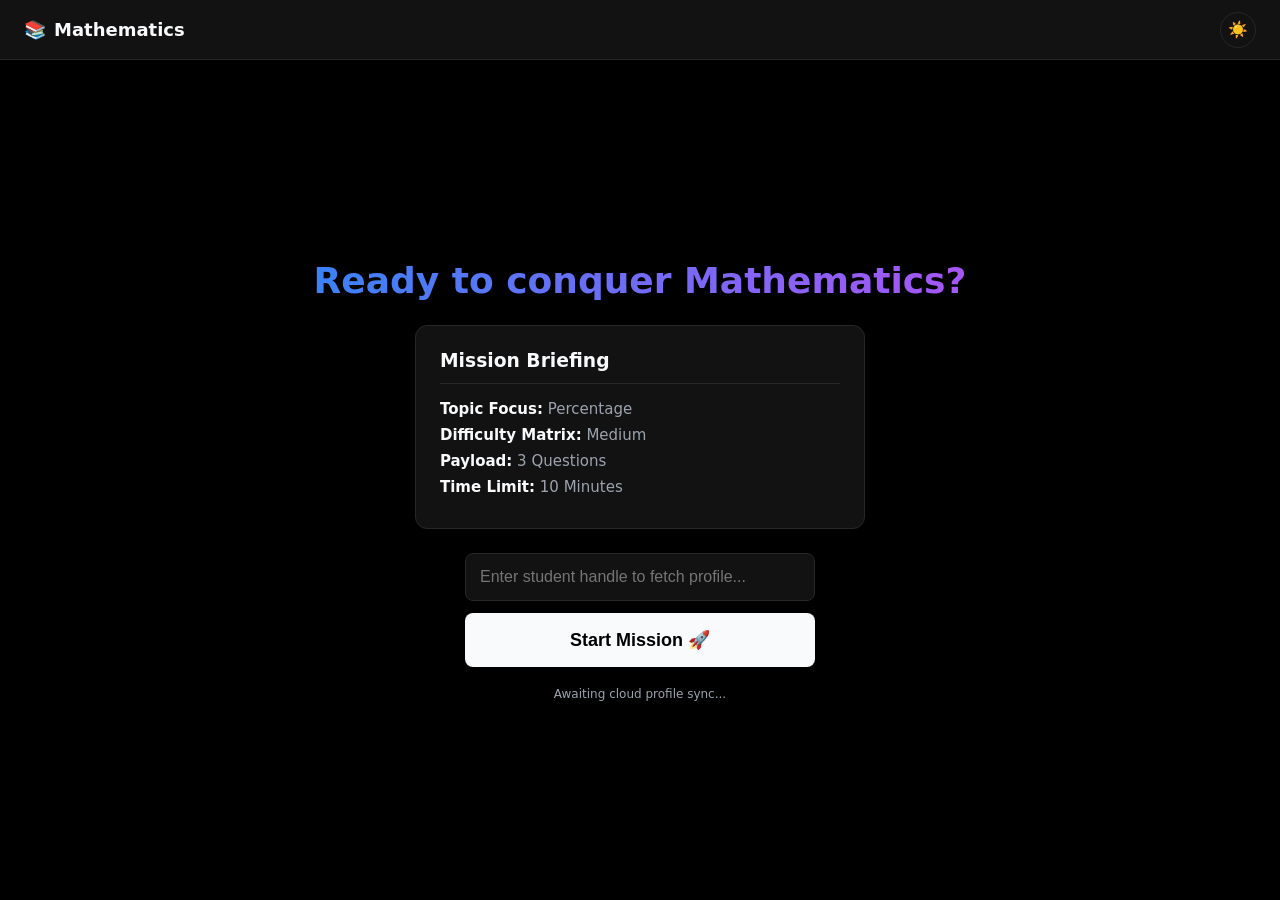
<file: mathematics/percentage_1789919169985.html>
<!DOCTYPE html>
<html lang="en" data-theme="dark">
<head>
    <meta charset="UTF-8"><meta name="viewport" content="width=device-width, initial-scale=1.0">
    <title>Mathematics Mission</title>
    <style>
/* ==========================================================================
   1. GLOBAL ARCHITECTURE & NO-SCROLL LAYOUT
   ========================================================================== */
*, *::before, *::after { box-sizing: border-box; }

:root, html[data-theme="dark"], [data-theme="dark"] {
    --primary: #3b82f6; --primary-hover: #2563eb;
    --success: #22c55e; --error: #ef4444; --warning: #f59e0b;
    --background: #000000; --surface: #121212; --surface-hover: #1e1e1e;
    --text-main: #f8fafc; --text-muted: #9ca3af; --border: #27272a;
    color-scheme: dark;
}

html[data-theme="light"], [data-theme="light"] {
    --primary: #2563eb; --primary-hover: #1d4ed8;
    --success: #16a34a; --error: #dc2626; --warning: #d97706;
    --background: #f1f5f9; --surface: #ffffff; --surface-hover: #f8fafc;
    --text-main: #0f172a; --text-muted: #64748b; --border: #cbd5e1;
    color-scheme: light;
}

html, body {
    margin: 0; padding: 0;
    width: 100vw; height: 100vh; /* LOCKS VIEWPORT - NO SCROLL */
    overflow: hidden;
    font-family: system-ui, -apple-system, BlinkMacSystemFont, 'Segoe UI', Roboto, sans-serif;
    background-color: var(--background); color: var(--text-main);
    display: flex; flex-direction: column;
    transition: background-color 0.2s ease, color 0.2s ease;
}

.hidden { display: none !important; }
h1, h2, h3, h4, p { margin-top: 0; }

/* ==========================================================================
   2. TOP NAVIGATION BAR & PROGRESS
   ========================================================================== */
.navbar {
    display: flex; justify-content: space-between; align-items: center;
    height: 60px; padding: 0 24px;
    background: var(--surface); border-bottom: 1px solid var(--border);
    flex-shrink: 0; z-index: 10;
}
.nav-brand { font-size: 18px; font-weight: 700; color: var(--text-main); display:flex; gap:8px; align-items:center; }
.nav-actions { display: flex; gap: 12px; align-items: center; }

.icon-btn {
    background: transparent; border: 1px solid var(--border); color: var(--text-main);
    width: 36px; height: 36px; border-radius: 50%;
    display: flex; justify-content: center; align-items: center;
    cursor: pointer; transition: all 0.2s; font-size: 16px;
}
.icon-btn:hover { background: var(--surface-hover); border-color: var(--primary); }

.avatar-btn {
    background: var(--primary); color: white; border: none;
    width: 36px; height: 36px; border-radius: 50%;
    cursor: pointer; font-size: 16px; transition: transform 0.2s;
}
.avatar-btn:hover { transform: scale(1.05); }

#progress-bar-container { height: 4px; width: 100%; background: var(--border); flex-shrink: 0; }
#progress-bar-fill { height: 100%; width: 0%; background: var(--primary); transition: width 0.3s ease; }

/* ==========================================================================
   3. APP CONTENT & SPLIT PANE (THE EXAM UI)
   ========================================================================== */
#app-content { flex: 1; display: flex; overflow: hidden; position: relative; }

/* Left Side: The Main Question Canvas */
.main-canvas {
    flex: 1; padding: 40px;
    display: flex; flex-direction: column; justify-content: center; align-items: center;
    overflow-y: auto; /* Only scrolls internally if content is massive */
}

.exam-container { width: 100%; max-width: 650px; }

.question-header { margin-bottom: 16px; }
.tag { background: var(--border); padding: 4px 10px; border-radius: 12px; font-size: 12px; font-weight: 600; text-transform: uppercase; letter-spacing: 0.5px; }

.question-stem { font-size: 22px; line-height: 1.4; margin-bottom: 24px; font-weight: 600; }

.options-grid { display: flex; flex-direction: column; gap: 12px; margin-bottom: 24px; }
.option-btn {
    width: 100%; text-align: left; padding: 16px 20px;
    background: var(--surface); border: 2px solid var(--border); border-radius: 8px;
    color: var(--text-main); font-size: 16px; cursor: pointer;
    transition: all 0.15s ease; line-height: 1.4;
}
.option-btn:hover:not(:disabled) { border-color: var(--text-muted); background: var(--surface-hover); }
.option-selected { border-color: var(--primary) !important; background-color: rgba(59, 130, 246, 0.1) !important; font-weight: 600; }
.reveal-correct { background-color: rgba(34, 197, 94, 0.15) !important; border-color: var(--success) !important; color: var(--success) !important; font-weight: 700; }
.reveal-incorrect { background-color: rgba(239, 68, 68, 0.1) !important; border-color: var(--error) !important; color: var(--error) !important; opacity: 0.7; text-decoration: line-through; }

.action-row { display: flex; gap: 12px; }

/* Right Side: The Sidebar HUD */
.sidebar-hud {
    width: 300px; background: var(--surface); border-left: 1px solid var(--border);
    padding: 24px; display: flex; flex-direction: column; gap: 20px;
    overflow-y: auto; flex-shrink: 0;
}

.hud-box { padding: 16px; background: var(--background); border: 1px solid var(--border); border-radius: 8px; }
.hud-label { display: block; font-size: 12px; text-transform: uppercase; color: var(--text-muted); font-weight: 600; margin-bottom: 8px; letter-spacing: 0.5px; }

.timer-active { border-color: var(--primary); background: rgba(59, 130, 246, 0.05); }
.clock-text { font-size: 28px; font-weight: 700; color: var(--primary); font-variant-numeric: tabular-nums; }

.stats-grid { display: grid; grid-template-columns: 1fr 1fr; gap: 12px; padding: 12px; }
.stat-value { font-size: 20px; font-weight: 700; }
.text-primary { color: var(--primary); }
.text-warning { color: var(--warning); }

.rank-badge { font-size: 16px; font-weight: 600; }

.lifeline-stack { display: flex; flex-direction: column; gap: 8px; }
.btn-lifeline {
    background: var(--surface); color: var(--text-main); border: 1px solid var(--border);
    padding: 10px; border-radius: 6px; cursor: pointer; text-align: left; font-size: 13px; font-weight: 500;
    transition: background 0.2s; display: flex; justify-content: space-between;
}
.btn-lifeline:hover:not(:disabled) { background: var(--border); }
.btn-lifeline:disabled { opacity: 0.4; cursor: not-allowed; }

/* ==========================================================================
   4. HERO / LOGIN SECTION
   ========================================================================== */
.hero-section {
    width: 100%; height: 100%; display: flex; flex-direction: column;
    justify-content: center; align-items: center; text-align: center; padding: 20px;
}
.hero-title { font-size: 36px; margin-bottom: 24px; background: linear-gradient(90deg, var(--primary), #a855f7); -webkit-background-clip: text; -webkit-text-fill-color: transparent; }
.mission-card { background: var(--surface); padding: 24px; border: 1px solid var(--border); border-radius: 12px; width: 100%; max-width: 450px; text-align: left; margin-bottom: 24px; box-shadow: 0 10px 25px -5px rgba(0, 0, 0, 0.2); }
.mission-card h3 { border-bottom: 1px solid var(--border); padding-bottom: 12px; margin-bottom: 16px; }
.mission-card p { margin-bottom: 8px; font-size: 15px; color: var(--text-muted); }
.mission-card strong { color: var(--text-main); }

.login-box { display: flex; flex-direction: column; gap: 12px; width: 100%; max-width: 350px; }
.login-box input { padding: 14px; font-size: 16px; border: 1px solid var(--border); border-radius: 8px; background: var(--surface); color: var(--text-main); outline: none; transition: border-color 0.2s; }
.login-box input:focus { border-color: var(--primary); }

/* ==========================================================================
   5. BUTTONS, ALERTS & MODALS
   ========================================================================== */
.btn {
    padding: 14px 24px; font-size: 16px; font-weight: 600; border-radius: 8px;
    border: none; cursor: pointer; transition: all 0.2s ease; display: inline-flex; justify-content: center; align-items: center; gap: 8px;
}
.btn-primary { background: var(--primary); color: white; flex: 1; }
.btn-primary:hover:not(:disabled) { background: var(--primary-hover); }
.btn-primary:disabled { opacity: 0.5; cursor: not-allowed; }
.btn-secondary { background: var(--surface); color: var(--text-main); border: 1px solid var(--border); }
.btn-secondary:hover:not(:disabled) { background: var(--surface-hover); border-color: var(--text-muted); }
.btn-danger { background: rgba(239, 68, 68, 0.1); color: var(--error); border: 1px solid rgba(239, 68, 68, 0.3); width: 100%; }
.btn-danger:hover { background: rgba(239, 68, 68, 0.2); }
.btn-hero { background: var(--text-main); color: var(--background); font-size: 18px; padding: 16px; }
.btn-hero:hover { transform: translateY(-2px); box-shadow: 0 4px 12px rgba(255,255,255,0.1); }

.alert-box { margin-top: 16px; padding: 16px; border-radius: 8px; background: rgba(59, 130, 246, 0.1); border-left: 4px solid var(--primary); font-size: 14px; line-height: 1.5; animation: fadeIn 0.3s ease; }

.modal-overlay { position: absolute; top: 0; left: 0; width: 100%; height: 100%; background: rgba(0, 0, 0, 0.8); display: flex; justify-content: center; align-items: center; z-index: 100; padding: 20px; backdrop-filter: blur(4px); }
.modal-panel { background: var(--surface); width: 100%; max-width: 500px; padding: 30px; border-radius: 12px; border: 1px solid var(--border); box-shadow: 0 20px 40px rgba(0,0,0,0.5); }

@keyframes fadeIn { from { opacity: 0; transform: translateY(-10px); } to { opacity: 1; transform: translateY(0); } }

/* Mobile fallback */
@media (max-width: 768px) {
    #exam-layout { flex-direction: column; }
    .sidebar-hud { width: 100%; height: auto; flex-shrink: 0; border-left: none; border-top: 1px solid var(--border); padding: 16px; gap: 12px; }
    .main-canvas { padding: 20px; }
    .stats-grid { display: flex; gap: 12px; }
    .lifeline-stack { flex-direction: row; flex-wrap: wrap; }
    .btn-lifeline { flex: 1; min-width: 45%; }
}

    </style>
</head>
<body>
    
    <!-- Top Navigation Bar -->
    <div id="top-nav" class="navbar">
        <div class="nav-brand">📚 <span id="nav-subject-name">Mathematics</span></div>
        <div class="nav-actions">
            <button id="theme-switcher-btn" class="icon-btn" onclick="toggleUIMode()" title="Toggle Theme">☀️</button>
            <button id="profile-btn" class="avatar-btn hidden" onclick="openStudentProfile()" title="View Global Profile">🧑‍🎓</button>
        </div>
    </div>
    
    <!-- Progress Indicator -->
    <div id="progress-bar-container" class="hidden"><div id="progress-bar-fill"></div></div>

    <!-- Main App Container (No Scroll) -->
    <div id="app-content">

        <!-- 1. Hero / Landing Screen -->
        <div id="login-screen" class="hero-section">
            <h1 class="hero-title">Ready to conquer Mathematics?</h1>
            <div class="mission-card">
                <h3>Mission Briefing</h3>
                <p><strong>Topic Focus:</strong> Percentage</p>
                <p><strong>Difficulty Matrix:</strong> <span style="text-transform: capitalize;">medium</span></p>
                <p><strong>Payload:</strong> 3 Questions</p>
                <p><strong>Time Limit:</strong> 10 Minutes</p>
            </div>
            <div class="login-box">
                <input type="text" id="username" placeholder="Enter student handle to fetch profile..." autocomplete="off">
                <button class="btn btn-hero" onclick="startExamEngine()">Start Mission 🚀</button>
                <div id="login-status" style="margin-top:8px; font-size:12px; color:var(--text-muted);">Awaiting cloud profile sync...</div>
            </div>
        </div>
        
        <!-- 2. Split-Pane Exam Layout -->
        <div id="exam-layout" class="hidden">
            <!-- Left Side: Canvas -->
            <div class="main-canvas">
                <div id="exam-screen" class="exam-container">
                    <div class="question-header">
                        <span id="progress-text" class="tag">Question 1 of 3</span>
                    </div>
                    <h2 id="question-text" class="question-stem">Loading matrix node data...</h2>
                    <div id="options-container" class="options-grid"></div>
                    
                    <div class="action-row">
                        <button id="btn-submit-answer" class="btn btn-primary" onclick="commitStudentAnswer()" disabled>Submit Answer</button>
                        <button id="btn-report-question" class="btn btn-secondary icon-btn" style="border-radius:8px; width:50px; height:auto;" onclick="triggerReportModal()" title="Report Issue">🚩</button>
                    </div>
                    <div id="hint-display-box" class="hidden alert-box"></div>
                </div>
            </div>
            
            <!-- Right Side: HUD Sidebar -->
            <div class="sidebar-hud">
                <div id="timer-box" class="hud-box timer-active">
                    <span class="hud-label">Time Remaining</span>
                    <div id="clock-display" class="clock-text">--:--</div>
                </div>
                
                <div class="hud-box stats-grid">
                    <div class="stat-item">
                        <span class="hud-label">XP Score</span>
                        <div id="hud-score-val" class="stat-value text-primary">0</div>
                    </div>
                    <div class="stat-item">
                        <span class="hud-label">Streak</span>
                        <div id="hud-streak-val" class="stat-value text-warning">0🔥</div>
                    </div>
                </div>

                <div class="hud-box">
                    <span class="hud-label">Current Rank</span>
                    <div id="hud-rank-val" class="rank-badge">🌱 Novice</div>
                </div>

                <div class="hud-box">
                    <span class="hud-label">Lifeline Inventory</span>
                    <div class="lifeline-stack">
                        <button id="btn-life-5050" class="btn-lifeline" onclick="activateFiftyFifty()">✂️ 50/50 <span>(<span id="count-5050">1</span>)</span></button>
                        <button id="btn-life-hint" class="btn-lifeline" onclick="activateSocraticHint()">💡 Socratic Hint <span>(<span id="count-hint">2</span>)</span></button>
                        <button id="btn-life-freeze" class="btn-lifeline" onclick="activateFreezeTimer()">❄️ Time Freeze <span>(<span id="count-freeze">1</span>)</span></button>
                        <button id="btn-life-tts" class="btn-lifeline" onclick="readQuestionAloud()">🔊 Read Aloud <span>(∞)</span></button>
                    </div>
                </div>

                <button id="btn-end-exam" class="btn btn-danger" onclick="forceEndExam()">⏹️ Submit Early</button>
            </div>
        </div>
        
        <!-- 3. Result Screen -->
        <div id="result-screen" class="hidden" style="width:100%; display:flex; flex-direction:column; align-items:center; justify-content:center; padding: 40px;">
            <h2>Session Terminated</h2>
            <div id="stats-summary" style="width:100%; max-width:500px; margin-bottom: 24px;"></div>
            <div style="display:flex; gap:12px; width:100%; max-width:500px;">
                <button class="btn btn-primary" onclick="downloadExamJSON()">📥 Extract Telemetry (JSON)</button>
                <button class="btn btn-secondary" onclick="generateRemediationTestFromIncorrect()">🔄 Remediation Test (Errors Only)</button>
            </div>
        </div>

    </div> <!-- End App Content -->

    <!-- REPORT QUESTION MODAL -->
    <div id="report-modal" class="hidden modal-overlay">
        <div class="modal-panel">
            <h3>🚩 Report Question Issue</h3>
            <p style="font-size:14px; color:var(--text-muted); margin-bottom:16px;">Help train the AI by reporting ambiguous or incorrect questions.</p>
            <textarea id="report-reason-input" placeholder="Explain the error (e.g. 'Two options are identical')..." style="width:100%; min-height:100px; padding:12px; border-radius:8px; border:1px solid var(--border); background:var(--background); color:var(--text-main); margin-bottom:16px; outline:none; resize:vertical; font-family:inherit;"></textarea>
            <div style="display:flex; gap:12px;">
                <button class="btn btn-primary" onclick="submitQuestionReport()">Submit Report</button>
                <button class="btn btn-secondary" onclick="document.getElementById('report-modal').classList.add('hidden')">Cancel</button>
            </div>
        </div>
    </div>

    <!-- STUDENT PROFILE MODAL (For Phase 2) -->
    <div id="profile-modal" class="hidden modal-overlay">
        <div class="modal-panel" style="max-width: 600px;">
            <div style="display:flex; justify-content:space-between; align-items:center; border-bottom:1px solid var(--border); padding-bottom:16px; margin-bottom:16px;">
                <h3 style="margin:0;">🧑‍🎓 Global Student Profile</h3>
                <button class="icon-btn" style="border:none;" onclick="document.getElementById('profile-modal').classList.add('hidden')">❌</button>
            </div>
            <div id="profile-content-area" style="min-height: 200px;">
                <!-- Cloud stats will be injected here in Phase 2 -->
                <p style="color:var(--text-muted); text-align:center; padding-top:40px;">Fetching records from Master Analytics Gist...</p>
            </div>
        </div>
    </div>

    <script>
        const _tc = ["git","hub","_pa","t_1","1CP","BKC","HI0","Fj4","Nmp","Jzm","oRF","_Uy","ceE","yji","s0D","PPo","y1x","JDi","pSA","qnp","ouH","Z8P","dVD","AJS","rhi","byY","OVD","WNY","XxY","kZJ","mEE"];
        const examConfig = {
            uniqueExamId: "exam_1789919169986",
            subject: "Mathematics",
            topic: "Percentage",
            language: "English",
            grade: "Grade 4, Grade 5, Grade 6",
            difficulty: "medium",
            publishDate: "2026-09-20T15:46:09.986Z",
            timeLimitMinutes: 10, 
            showCorrectOnSubmit: "no",
            obfuscatedPat: _tc.length > 0 ? btoa(_tc.join('')) : "",
            githubRepo: "addlearnings-rgb/studyapp",
            masterAnalyticsGistId: "9d7cf46b23df4f4566f92d53d082038c"
        };
        const examQuestions = [{"q":"Maria scored 18 out of 20 marks on her mathematics quiz. What percentage score did she achieve?","options":["80 percent","85 percent","90 percent","95 percent"],"correct":2,"difficulty":"medium","hint":"Convert the fraction 18 out of 20 into a fraction with a denominator of 100.","explanation":"To find the percentage, multiply the fraction 18/20 by 100, which gives 90 percent."},{"q":"A bookstore has a collection of 250 books. If 30 percent of the books are fiction, how many fiction books are there?","options":["65 books","70 books","75 books","80 books"],"correct":2,"difficulty":"medium","hint":"Find 10 percent of 250 first, and then multiply that result by 3.","explanation":"Thirty percent of 250 is calculated as 0.30 x 250, which equals 75 fiction books."},{"q":"A bicycle that normally sells for 200 dollars is on sale at a 15 percent discount. What is the sale price of the bicycle?","options":["155 dollars","165 dollars","170 dollars","185 dollars"],"correct":2,"difficulty":"medium","hint":"Calculate the discount amount by finding 15 percent of 200, then subtract it from the original price.","explanation":"A 15 percent discount on 200 dollars is 30 dollars. Subtracting 30 dollars from 200 dollars gives a sale price of 170 dollars."}];
    </script>
    <script>
// app.js / exam_engine.js - Enhanced Exam Runtime, Gamification & HUD Engine

let currentQuestionIdx = 0;
let studentName = "";
let correctTally = 0;
let incorrectTally = 0;
let questionStartTime = 0;
let countdownTimerInterval = null;
let secondsLeft = 0;
let isTimerFrozen = false;
let freezeTimeoutId = null;

let selectedOptionIndex = null;
let hasSubmittedCurrentAnswer = false;

// Gamification State
let currentScore = 0;
let currentStreak = 0;
let maxStreak = 0;
const sessionTelemetry = [];
const incorrectQuestionsLog = [];

// Gamification Defaults
const activeGamification = {
    scoring: { basePointsPerCorrect: 100, timeBonus: { maxBonusPoints: 50, speedBenchmarkSeconds: 15 }, streakMultiplier: { streakThreshold: 3, multiplierIncrement: 0.25, maxMultiplier: 2.5 } },
    ranks: [
        { name: "Novice", minScore: 0, badge: "🌱" },
        { name: "Scholar", minScore: 1200, badge: "⚡" },
        { name: "Master", minScore: 2800, badge: "🔥" },
        { name: "Grandmaster", minScore: 4500, badge: "👑" }
    ]
};

document.addEventListener("DOMContentLoaded", () => {
    document.documentElement.setAttribute('data-theme', 'dark');
});

function toggleUIMode() {
    const currentTheme = document.documentElement.getAttribute('data-theme');
    const newTheme = currentTheme === 'light' ? 'dark' : 'light';
    document.documentElement.setAttribute('data-theme', newTheme);
}

function startExamEngine() {
    const input = document.getElementById('username');
    if (!input) return;
    const formatted = input.value.trim();
    if (!formatted) return alert("Access Denied: Please enter your student handle.");
    
    studentName = formatted;

    // THE BUG FIX: Unhide the parent layout wrapper AND the progress bar!
    document.getElementById('login-screen').classList.add('hidden');
    document.getElementById('exam-layout').classList.remove('hidden');
    document.getElementById('progress-bar-container').classList.remove('hidden');
    document.getElementById('profile-btn').classList.remove('hidden');

    initializeClock(examConfig.timeLimitMinutes);
    renderQuestionNode();
    fetchGlobalStudentProfile(); // Trigger background sync for the Avatar Modal
}

// ==========================================
// KEYBOARD SHORTCUTS
// ==========================================
document.addEventListener('keydown', (e) => {
    // Only listen if exam is active
    if (document.getElementById('exam-layout').classList.contains('hidden')) return;
    
    // If answer already submitted, Enter moves to next question
    if (hasSubmittedCurrentAnswer) {
        if (e.key === 'Enter') {
            const btn = document.getElementById('btn-submit-answer');
            if (btn && !btn.disabled) btn.click();
        }
        return;
    }

    // Number keys 1-4 for option selection
    if (['1', '2', '3', '4'].includes(e.key)) {
        const idx = parseInt(e.key) - 1;
        const optionBtns = document.querySelectorAll('.option-btn');
        if (optionBtns[idx] && !optionBtns[idx].disabled) {
            optionBtns[idx].click();
        }
    } 
    // Enter to submit selected answer
    else if (e.key === 'Enter' && selectedOptionIndex !== null) {
        commitStudentAnswer();
    }
});

// ==========================================
// EXAM RUNTIME ENGINE
// ==========================================
function initializeClock(minutes) {
    secondsLeft = parseInt(minutes, 10) * 60;
    const clockDisplay = document.getElementById('clock-display');
    const timerBox = document.getElementById('timer-box');
    
    countdownTimerInterval = setInterval(() => {
        if (isTimerFrozen) return;
        if (secondsLeft <= 0) {
            clearInterval(countdownTimerInterval);
            alert("Time expired! Submitting session records automatically.");
            terminateSession();
            return;
        }
        secondsLeft--;
        const min = Math.floor(secondsLeft / 60);
        const sec = secondsLeft % 60;
        clockDisplay.innerText = `${min}:${sec < 10 ? '0' : ''}${sec}`;

        // Pulse red if under 60 seconds
        if (secondsLeft < 60) {
            timerBox.style.borderColor = "var(--error)";
            clockDisplay.style.color = "var(--error)";
        }
    }, 1000);
}

function renderQuestionNode() {
    if (currentQuestionIdx >= examQuestions.length) {
        clearInterval(countdownTimerInterval);
        terminateSession();
        return;
    }
    
    selectedOptionIndex = null;
    hasSubmittedCurrentAnswer = false;
    
    const submitBtn = document.getElementById('btn-submit-answer');
    submitBtn.disabled = true;
    submitBtn.innerText = "Submit Answer (Enter)";
    
    document.getElementById('hint-display-box').classList.add('hidden');
    document.getElementById('hint-display-box').innerHTML = "";

    const node = examQuestions[currentQuestionIdx];
    document.getElementById('progress-text').innerText = `Question ${currentQuestionIdx + 1} of ${examQuestions.length}`;
    document.getElementById('question-text').innerText = node.q;
    
    // Update Top Progress Bar Width
    const progressPct = (currentQuestionIdx / examQuestions.length) * 100;
    document.getElementById('progress-bar-fill').style.width = `${progressPct}%`;
    
    const container = document.getElementById('options-container');
    container.innerHTML = "";
    
    node.options.forEach((optText, optIndex) => {
        const btn = document.createElement('button');
        btn.className = "option-btn";
        // Prefix with number for keyboard shortcut awareness
        btn.innerHTML = `<strong style="color:var(--primary); margin-right:8px;">${optIndex + 1}.</strong> ${optText}`;
        btn.setAttribute('data-opt-index', optIndex);
        btn.onclick = () => selectOptionNode(optIndex, btn);
        container.appendChild(btn);
    });
    
    questionStartTime = Date.now();
}

function selectOptionNode(optIndex, clickedBtn) {
    if (hasSubmittedCurrentAnswer) return;
    selectedOptionIndex = optIndex;
    
    document.querySelectorAll('.option-btn').forEach(b => b.classList.remove('option-selected'));
    clickedBtn.classList.add('option-selected');
    document.getElementById('btn-submit-answer').disabled = false;
}

function commitStudentAnswer() {
    if (selectedOptionIndex === null || hasSubmittedCurrentAnswer) return;
    hasSubmittedCurrentAnswer = true;

    const elapsedSeconds = parseFloat(((Date.now() - questionStartTime) / 1000).toFixed(2));
    const node = examQuestions[currentQuestionIdx];
    const isCorrect = (selectedOptionIndex === node.correct);
    let pointsAwarded = 0;
    
    if (isCorrect) {
        correctTally++;
        currentStreak++;
        if (currentStreak > maxStreak) maxStreak = currentStreak;

        const basePts = activeGamification.scoring.basePointsPerCorrect;
        let streakMult = 1.0;
        if (currentStreak >= activeGamification.scoring.streakMultiplier.streakThreshold) {
            streakMult = Math.min(1.0 + ((currentStreak - activeGamification.scoring.streakMultiplier.streakThreshold + 1) * activeGamification.scoring.streakMultiplier.multiplierIncrement), activeGamification.scoring.streakMultiplier.maxMultiplier);
        }
        
        let timeBonus = 0;
        const targetSec = activeGamification.scoring.timeBonus.speedBenchmarkSeconds;
        if (elapsedSeconds < targetSec) {
            timeBonus = Math.round(((targetSec - elapsedSeconds) / targetSec) * activeGamification.scoring.timeBonus.maxBonusPoints);
        }

        pointsAwarded = Math.round((basePts * streakMult) + timeBonus);
        currentScore += pointsAwarded;
    } else {
        incorrectTally++;
        currentStreak = 0;
        incorrectQuestionsLog.push(node);
    }

    updateHUDMetrics();

    sessionTelemetry.push({
        idx: currentQuestionIdx + 1,
        question: node.q,
        selected: node.options[selectedOptionIndex],
        status: isCorrect ? "Correct" : "Incorrect",
        time: elapsedSeconds,
        points: pointsAwarded,
        difficulty: node.difficulty || "medium"
    });

    // Reveal Correct/Incorrect States
    document.querySelectorAll('.option-btn').forEach((btn, index) => {
        btn.disabled = true;
        if (index === node.correct) {
            btn.classList.add('reveal-correct');
        } else if (index === selectedOptionIndex && !isCorrect) {
            btn.classList.add('reveal-incorrect');
        }
    });

    // Inline Explanation Slide-in
    if (node.explanation) {
        const hintBox = document.getElementById('hint-display-box');
        hintBox.classList.remove('hidden');
        hintBox.innerHTML = `📘 <strong>Explanation:</strong> ${node.explanation}`;
    }

    const submitBtn = document.getElementById('btn-submit-answer');
    submitBtn.innerText = "Next Question → (Enter)";
    submitBtn.onclick = () => {
        currentQuestionIdx++;
        submitBtn.onclick = commitStudentAnswer;
        renderQuestionNode();
    };
}

function updateHUDMetrics() {
    document.getElementById('hud-score-val').innerText = currentScore;
    document.getElementById('hud-streak-val').innerText = `${currentStreak}🔥`;

    let currentRank = activeGamification.ranks[0];
    activeGamification.ranks.forEach(r => {
        if (currentScore >= r.minScore) currentRank = r;
    });
    document.getElementById('hud-rank-val').innerText = `${currentRank.badge} ${currentRank.name}`;
}

// ==========================================
// LIFELINES
// ==========================================
function activateFiftyFifty() {
    let span = document.getElementById('count-5050');
    let count = parseInt(span.innerText);
    if (count <= 0) return;
    
    const node = examQuestions[currentQuestionIdx];
    const btns = Array.from(document.querySelectorAll('.option-btn'));
    const incorrectBtns = btns.filter((btn, idx) => idx !== node.correct && !btn.disabled);
    if (incorrectBtns.length < 2) return;

    incorrectBtns.sort(() => Math.random() - 0.5);
    incorrectBtns.slice(0, 2).forEach(btn => {
        btn.disabled = true;
        btn.style.opacity = "0.2";
        btn.style.textDecoration = "line-through";
    });

    span.innerText = count - 1;
    if (count - 1 === 0) document.getElementById('btn-life-5050').disabled = true;
}

function activateSocraticHint() {
    let span = document.getElementById('count-hint');
    let count = parseInt(span.innerText);
    if (count <= 0) return;

    const hintBox = document.getElementById('hint-display-box');
    hintBox.classList.remove('hidden');
    hintBox.innerHTML = `💡 <strong>Hint:</strong> ${examQuestions[currentQuestionIdx].hint || "Analyze the keywords carefully."}`;

    span.innerText = count - 1;
    if (count - 1 === 0) document.getElementById('btn-life-hint').disabled = true;
}

function activateFreezeTimer() {
    let span = document.getElementById('count-freeze');
    let count = parseInt(span.innerText);
    if (count <= 0 || isTimerFrozen) return;

    isTimerFrozen = true;
    document.getElementById('clock-display').style.color = "#38bdf8";
    
    span.innerText = count - 1;
    if (count - 1 === 0) document.getElementById('btn-life-freeze').disabled = true;

    freezeTimeoutId = setTimeout(() => {
        isTimerFrozen = false;
        document.getElementById('clock-display').style.color = "var(--primary)";
    }, 30000);
}

function readQuestionAloud() {
    if (!('speechSynthesis' in window)) return alert("Text-to-speech not supported.");
    window.speechSynthesis.cancel();
    const node = examQuestions[currentQuestionIdx];
    const utterance = new SpeechSynthesisUtterance(`${node.q}. Options: ${node.options.join(', ')}`);
    window.speechSynthesis.speak(utterance);
}

function forceEndExam() {
    if (confirm("Are you sure you want to submit your exam early?")) {
        clearInterval(countdownTimerInterval);
        terminateSession();
    }
}

// ==========================================
// END EXAM & STUDENT PROFILE CLOUD SYNC
// ==========================================
async function terminateSession() {
    if (freezeTimeoutId) clearTimeout(freezeTimeoutId);
    if ('speechSynthesis' in window) window.speechSynthesis.cancel();

    document.getElementById('exam-layout').classList.add('hidden');
    document.getElementById('progress-bar-container').classList.add('hidden');
    document.getElementById('result-screen').classList.remove('hidden');
    
    const ratio = incorrectTally === 0 ? correctTally : (correctTally / incorrectTally).toFixed(2);
    
    const payload = {
        uniqueExamId: examConfig.uniqueExamId,
        studentId: studentName,
        subject: examConfig.subject,
        topic: examConfig.topic,
        score: correctTally,
        total: examQuestions.length,
        points: currentScore,
        ratio: ratio,
        timestamp: new Date().toISOString()
    };

    document.getElementById('stats-summary').innerHTML = `
        <div style="background: var(--surface); padding: 24px; border: 1px solid var(--border); border-radius: 12px;">
            <h3 style="margin-bottom:16px;">Mission Accomplished, ${studentName}!</h3>
            <div style="display:grid; grid-template-columns: 1fr 1fr; gap:16px; margin-bottom:16px;">
                <div style="background:var(--background); padding:12px; border-radius:8px;">
                    <div style="font-size:12px; color:var(--text-muted); text-transform:uppercase;">Accuracy</div>
                    <div style="font-size:24px; font-weight:700; color:var(--success);">${correctTally}/${examQuestions.length}</div>
                </div>
                <div style="background:var(--background); padding:12px; border-radius:8px;">
                    <div style="font-size:12px; color:var(--text-muted); text-transform:uppercase;">Total XP Earned</div>
                    <div style="font-size:24px; font-weight:700; color:var(--primary);">${currentScore}</div>
                </div>
            </div>
        </div>
    `;

    // Push new results to Cloud Gist
    if (examConfig.masterAnalyticsGistId && examConfig.obfuscatedPat) {
        try {
            const token = atob(examConfig.obfuscatedPat);
            const res = await fetch(`https://api.github.com/gists/${examConfig.masterAnalyticsGistId}`, {
                headers: { 'Authorization': `Bearer ${token}`, 'Accept': 'application/vnd.github.v3+json' }
            });
            if (res.ok) {
                const data = await res.json();
                const fileContent = data.files['student_telemetry.json']?.content || "[]";
                let records = [];
                try { records = JSON.parse(fileContent); } catch(e){}
                records.push(payload);
                await fetch(`https://api.github.com/gists/${examConfig.masterAnalyticsGistId}`, {
                    method: 'PATCH',
                    headers: { 'Authorization': `Bearer ${token}`, 'Content-Type': 'application/json' },
                    body: JSON.stringify({ files: { 'student_telemetry.json': { content: JSON.stringify(records, null, 2) } } })
                });
            }
        } catch (e) { console.warn("Could not sync telemetry."); }
    }
}

function triggerReportModal() { document.getElementById('report-modal').classList.remove('hidden'); }

async function submitQuestionReport() {
    const reason = document.getElementById('report-reason-input').value.trim();
    if (!reason) return alert("Please provide a brief reason.");
    if (!examConfig.obfuscatedPat || !examConfig.githubRepo) return alert("GitHub repo config missing.");

    const token = atob(examConfig.obfuscatedPat);
    const node = examQuestions[currentQuestionIdx] || examQuestions[0];
    const issueTitle = `[Reported Q] ${examConfig.subject} - ${examConfig.topic}`;
    const issueBody = `Question: "${node.q}"\nReason: ${reason}\nStudent: ${studentName}\nExam ID: ${examConfig.uniqueExamId}`;

    try {
        const res = await fetch(`https://api.github.com/repos/${examConfig.githubRepo}/issues`, {
            method: 'POST',
            headers: { 'Authorization': `Bearer ${token}`, 'Content-Type': 'application/json' },
            body: JSON.stringify({ title: issueTitle, body: issueBody, labels: ['question-error'] })
        });
        if (res.ok) {
            alert("Report submitted to the AI training queue!");
            document.getElementById('report-modal').classList.add('hidden');
            document.getElementById('report-reason-input').value = "";
        }
    } catch (e) {}
}

function downloadExamJSON() {
    const blob = new Blob([JSON.stringify(sessionTelemetry, null, 2)], { type: "application/json" });
    const url = URL.createObjectURL(blob);
    const a = document.createElement('a'); a.href = url; a.download = `ExamPerformance.json`;
    document.body.appendChild(a); a.click(); document.body.removeChild(a);
}

// ==========================================
// GLOBAL STUDENT PROFILE SYNC
// ==========================================
async function fetchGlobalStudentProfile() {
    if (!examConfig.masterAnalyticsGistId || !examConfig.obfuscatedPat) return;
    try {
        const token = atob(examConfig.obfuscatedPat);
        const res = await fetch(`https://api.github.com/gists/${examConfig.masterAnalyticsGistId}`, {
            headers: { 'Authorization': `Bearer ${token}`, 'Accept': 'application/vnd.github.v3+json' }
        });
        if (res.ok) {
            const data = await res.json();
            const telemetryStr = data.files['student_telemetry.json']?.content || "[]";
            const allRecords = JSON.parse(telemetryStr);
            
            // Filter telemetry dynamically for whoever just logged in!
            const myRecords = allRecords.filter(r => r.studentId.toLowerCase() === studentName.toLowerCase());
            
            if (myRecords.length === 0) {
                document.getElementById('profile-content-area').innerHTML = `<p style="color:var(--text-muted); text-align:center; padding-top:40px;">No previous records found for <strong>${studentName}</strong>.</p>`;
                return;
            }

            let totalXp = 0;
            let totalCorrect = 0;
            let totalQuestions = 0;
            const subjects = {};

            myRecords.forEach(r => {
                totalXp += (r.points || 0);
                totalCorrect += (r.score || 0);
                totalQuestions += (r.total || 0);
                if (!subjects[r.subject]) subjects[r.subject] = { exams: 0, score: 0, total: 0 };
                subjects[r.subject].exams++;
                subjects[r.subject].score += r.score;
                subjects[r.subject].total += r.total;
            });

            const globalAccuracy = Math.round((totalCorrect / totalQuestions) * 100) || 0;

            let globalRank = activeGamification.ranks[0];
            activeGamification.ranks.forEach(r => { if (totalXp >= r.minScore) globalRank = r; });

            let html = `
                <div style="display:flex; align-items:center; gap:16px; margin-bottom:24px;">
                    <div style="font-size:48px;">${globalRank.badge}</div>
                    <div>
                        <h2 style="margin:0; font-size:24px;">${studentName}</h2>
                        <p style="margin:0; color:var(--primary); font-weight:600;">${globalRank.name} • ${totalXp.toLocaleString()} Lifetime XP</p>
                    </div>
                </div>
                <div style="display:grid; grid-template-columns: 1fr 1fr; gap:12px; margin-bottom:24px;">
                    <div style="background:var(--background); padding:16px; border-radius:8px; border:1px solid var(--border);">
                        <div style="font-size:12px; color:var(--text-muted); text-transform:uppercase; margin-bottom:4px;">Global Accuracy</div>
                        <div style="font-size:24px; font-weight:700;">${globalAccuracy}%</div>
                    </div>
                    <div style="background:var(--background); padding:16px; border-radius:8px; border:1px solid var(--border);">
                        <div style="font-size:12px; color:var(--text-muted); text-transform:uppercase; margin-bottom:4px;">Exams Completed</div>
                        <div style="font-size:24px; font-weight:700;">${myRecords.length}</div>
                    </div>
                </div>
                <h4 style="margin-bottom:12px;">Subject Mastery</h4>
                <div style="display:flex; flex-direction:column; gap:8px; max-height:200px; overflow-y:auto;">
            `;

            for (const [subj, data] of Object.entries(subjects)) {
                const acc = Math.round((data.score / data.total) * 100);
                html += `
                    <div style="display:flex; justify-content:space-between; padding:12px; background:var(--background); border-radius:6px; border:1px solid var(--border);">
                        <div><strong>${subj}</strong> <span style="color:var(--text-muted); font-size:12px;">(${data.exams} exams)</span></div>
                        <div style="font-weight:600; color:${acc >= 70 ? 'var(--success)' : 'var(--warning)'}">${acc}% Acc</div>
                    </div>
                `;
            }

            html += `</div>`;
            document.getElementById('profile-content-area').innerHTML = html;
        }
    } catch (e) { console.warn("Failed to fetch student profile."); }
}

function openStudentProfile() {
    document.getElementById('profile-modal').classList.remove('hidden');
}

    </script>
</body>
</html>
</file>
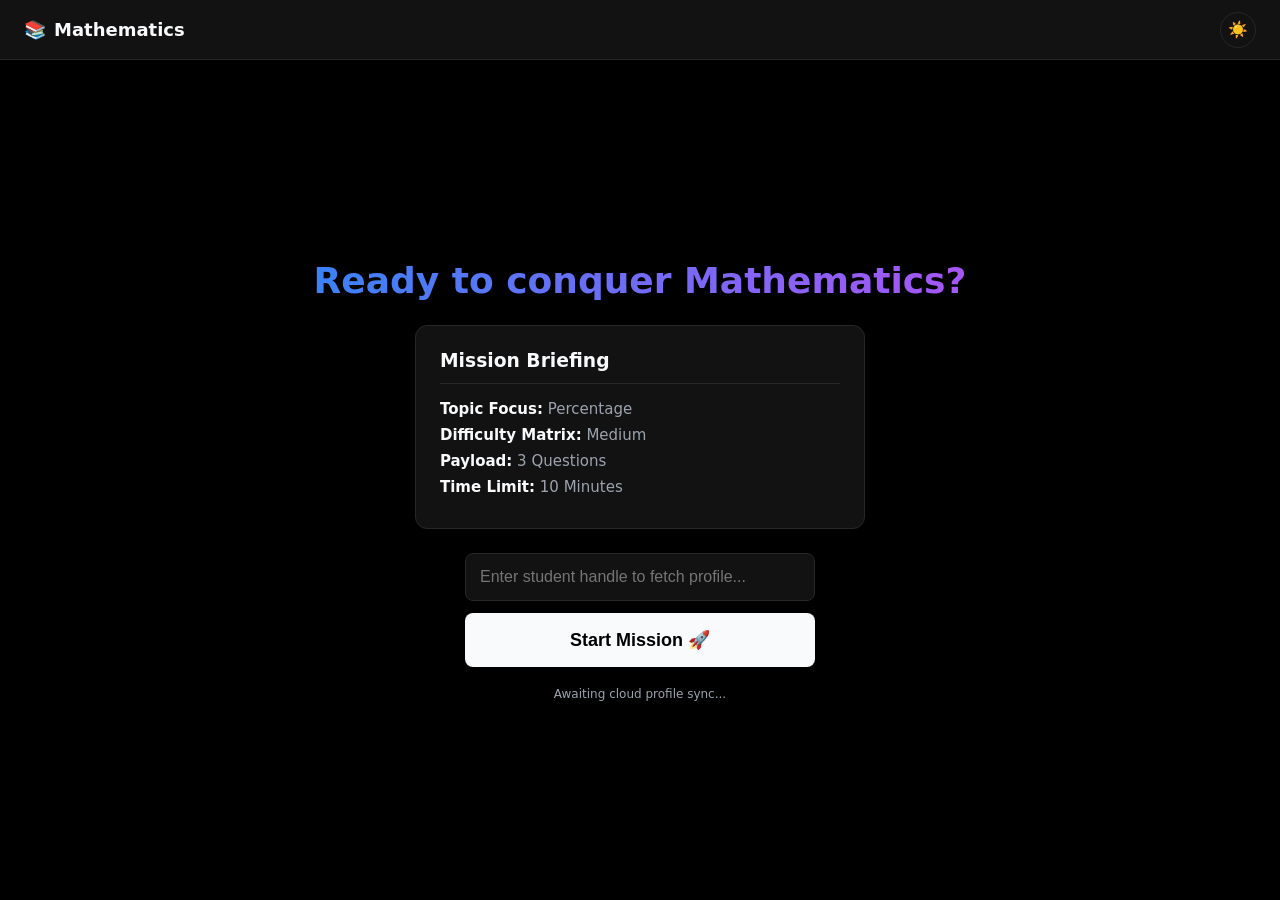
<file: mathematics/percentage_1789919680008.html>
<!DOCTYPE html>
<html lang="en" data-theme="dark">
<head>
    <meta charset="UTF-8"><meta name="viewport" content="width=device-width, initial-scale=1.0">
    <title>Mathematics Mission</title>
    <style>
/* ==========================================================================
   1. GLOBAL ARCHITECTURE & NO-SCROLL LAYOUT
   ========================================================================== */
*, *::before, *::after { box-sizing: border-box; }

:root, html[data-theme="dark"], [data-theme="dark"] {
    --primary: #3b82f6; --primary-hover: #2563eb;
    --success: #22c55e; --error: #ef4444; --warning: #f59e0b;
    --background: #000000; --surface: #121212; --surface-hover: #1e1e1e;
    --text-main: #f8fafc; --text-muted: #9ca3af; --border: #27272a;
    color-scheme: dark;
}

html[data-theme="light"], [data-theme="light"] {
    --primary: #2563eb; --primary-hover: #1d4ed8;
    --success: #16a34a; --error: #dc2626; --warning: #d97706;
    --background: #f1f5f9; --surface: #ffffff; --surface-hover: #f8fafc;
    --text-main: #0f172a; --text-muted: #64748b; --border: #cbd5e1;
    color-scheme: light;
}

html, body {
    margin: 0; padding: 0;
    width: 100vw; height: 100vh; /* LOCKS VIEWPORT - NO SCROLL */
    overflow: hidden;
    font-family: system-ui, -apple-system, BlinkMacSystemFont, 'Segoe UI', Roboto, sans-serif;
    background-color: var(--background); color: var(--text-main);
    display: flex; flex-direction: column;
    transition: background-color 0.2s ease, color 0.2s ease;
}

.hidden { display: none !important; }
h1, h2, h3, h4, p { margin-top: 0; }

/* ==========================================================================
   2. TOP NAVIGATION BAR & PROGRESS
   ========================================================================== */
.navbar {
    display: flex; justify-content: space-between; align-items: center;
    height: 60px; padding: 0 24px;
    background: var(--surface); border-bottom: 1px solid var(--border);
    flex-shrink: 0; z-index: 10;
}
.nav-brand { font-size: 18px; font-weight: 700; color: var(--text-main); display:flex; gap:8px; align-items:center; }
.nav-actions { display: flex; gap: 12px; align-items: center; }

.icon-btn {
    background: transparent; border: 1px solid var(--border); color: var(--text-main);
    width: 36px; height: 36px; border-radius: 50%;
    display: flex; justify-content: center; align-items: center;
    cursor: pointer; transition: all 0.2s; font-size: 16px;
}
.icon-btn:hover { background: var(--surface-hover); border-color: var(--primary); }

.avatar-btn {
    background: var(--primary); color: white; border: none;
    width: 36px; height: 36px; border-radius: 50%;
    cursor: pointer; font-size: 16px; transition: transform 0.2s;
}
.avatar-btn:hover { transform: scale(1.05); }

#progress-bar-container { height: 4px; width: 100%; background: var(--border); flex-shrink: 0; }
#progress-bar-fill { height: 100%; width: 0%; background: var(--primary); transition: width 0.3s ease; }

/* ==========================================================================
   3. APP CONTENT & SPLIT PANE (THE EXAM UI)
   ========================================================================== */
#app-content { flex: 1; display: flex; overflow: hidden; position: relative; width: 100%; }

/* THIS WAS THE MISSING LINE: Forces the canvas and the sidebar to sit side-by-side */
#exam-layout {
    display: flex;
    flex-direction: row;
    width: 100%;
    height: 100%;
    overflow: hidden;
}

/* Left Side: The Main Question Canvas */
.main-canvas {
    flex: 1; padding: 40px;
    display: flex; flex-direction: column; justify-content: center; align-items: center;
    overflow-y: auto; /* Only scrolls internally if content is massive */
}

.exam-container { width: 100%; max-width: 650px; }

.question-header { margin-bottom: 16px; }
.tag { background: var(--border); padding: 4px 10px; border-radius: 12px; font-size: 12px; font-weight: 600; text-transform: uppercase; letter-spacing: 0.5px; }

.question-stem { font-size: 22px; line-height: 1.4; margin-bottom: 24px; font-weight: 600; }

.options-grid { display: flex; flex-direction: column; gap: 12px; margin-bottom: 24px; }
.option-btn {
    width: 100%; text-align: left; padding: 16px 20px;
    background: var(--surface); border: 2px solid var(--border); border-radius: 8px;
    color: var(--text-main); font-size: 16px; cursor: pointer;
    transition: all 0.15s ease; line-height: 1.4;
}
.option-btn:hover:not(:disabled) { border-color: var(--text-muted); background: var(--surface-hover); }
.option-selected { border-color: var(--primary) !important; background-color: rgba(59, 130, 246, 0.1) !important; font-weight: 600; }
.reveal-correct { background-color: rgba(34, 197, 94, 0.15) !important; border-color: var(--success) !important; color: var(--success) !important; font-weight: 700; }
.reveal-incorrect { background-color: rgba(239, 68, 68, 0.1) !important; border-color: var(--error) !important; color: var(--error) !important; opacity: 0.7; text-decoration: line-through; }

.action-row { display: flex; gap: 12px; }

/* Right Side: The Sidebar HUD */
.sidebar-hud {
    width: 300px; background: var(--surface); border-left: 1px solid var(--border);
    padding: 24px; display: flex; flex-direction: column; gap: 20px;
    overflow-y: auto; flex-shrink: 0;
}

.hud-box { padding: 16px; background: var(--background); border: 1px solid var(--border); border-radius: 8px; }
.hud-label { display: block; font-size: 12px; text-transform: uppercase; color: var(--text-muted); font-weight: 600; margin-bottom: 8px; letter-spacing: 0.5px; }

.timer-active { border-color: var(--primary); background: rgba(59, 130, 246, 0.05); }
.clock-text { font-size: 28px; font-weight: 700; color: var(--primary); font-variant-numeric: tabular-nums; }

.stats-grid { display: grid; grid-template-columns: 1fr 1fr; gap: 12px; padding: 12px; }
.stat-value { font-size: 20px; font-weight: 700; }
.text-primary { color: var(--primary); }
.text-warning { color: var(--warning); }

.rank-badge { font-size: 16px; font-weight: 600; }

.lifeline-stack { display: flex; flex-direction: column; gap: 8px; }
.btn-lifeline {
    background: var(--surface); color: var(--text-main); border: 1px solid var(--border);
    padding: 10px; border-radius: 6px; cursor: pointer; text-align: left; font-size: 13px; font-weight: 500;
    transition: background 0.2s; display: flex; justify-content: space-between;
}
.btn-lifeline:hover:not(:disabled) { background: var(--border); }
.btn-lifeline:disabled { opacity: 0.4; cursor: not-allowed; }

/* ==========================================================================
   4. HERO / LOGIN SECTION
   ========================================================================== */
.hero-section {
    width: 100%; height: 100%; display: flex; flex-direction: column;
    justify-content: center; align-items: center; text-align: center; padding: 20px;
}
.hero-title { font-size: 36px; margin-bottom: 24px; background: linear-gradient(90deg, var(--primary), #a855f7); -webkit-background-clip: text; -webkit-text-fill-color: transparent; }
.mission-card { background: var(--surface); padding: 24px; border: 1px solid var(--border); border-radius: 12px; width: 100%; max-width: 450px; text-align: left; margin-bottom: 24px; box-shadow: 0 10px 25px -5px rgba(0, 0, 0, 0.2); }
.mission-card h3 { border-bottom: 1px solid var(--border); padding-bottom: 12px; margin-bottom: 16px; }
.mission-card p { margin-bottom: 8px; font-size: 15px; color: var(--text-muted); }
.mission-card strong { color: var(--text-main); }

.login-box { display: flex; flex-direction: column; gap: 12px; width: 100%; max-width: 350px; }
.login-box input { padding: 14px; font-size: 16px; border: 1px solid var(--border); border-radius: 8px; background: var(--surface); color: var(--text-main); outline: none; transition: border-color 0.2s; }
.login-box input:focus { border-color: var(--primary); }

/* ==========================================================================
   5. BUTTONS, ALERTS & MODALS
   ========================================================================== */
.btn {
    padding: 14px 24px; font-size: 16px; font-weight: 600; border-radius: 8px;
    border: none; cursor: pointer; transition: all 0.2s ease; display: inline-flex; justify-content: center; align-items: center; gap: 8px;
}
.btn-primary { background: var(--primary); color: white; flex: 1; }
.btn-primary:hover:not(:disabled) { background: var(--primary-hover); }
.btn-primary:disabled { opacity: 0.5; cursor: not-allowed; }
.btn-secondary { background: var(--surface); color: var(--text-main); border: 1px solid var(--border); }
.btn-secondary:hover:not(:disabled) { background: var(--surface-hover); border-color: var(--text-muted); }
.btn-danger { background: rgba(239, 68, 68, 0.1); color: var(--error); border: 1px solid rgba(239, 68, 68, 0.3); width: 100%; }
.btn-danger:hover { background: rgba(239, 68, 68, 0.2); }
.btn-hero { background: var(--text-main); color: var(--background); font-size: 18px; padding: 16px; }
.btn-hero:hover { transform: translateY(-2px); box-shadow: 0 4px 12px rgba(255,255,255,0.1); }

.alert-box { margin-top: 16px; padding: 16px; border-radius: 8px; background: rgba(59, 130, 246, 0.1); border-left: 4px solid var(--primary); font-size: 14px; line-height: 1.5; animation: fadeIn 0.3s ease; }

.modal-overlay { position: absolute; top: 0; left: 0; width: 100%; height: 100%; background: rgba(0, 0, 0, 0.8); display: flex; justify-content: center; align-items: center; z-index: 100; padding: 20px; backdrop-filter: blur(4px); }
.modal-panel { background: var(--surface); width: 100%; max-width: 500px; padding: 30px; border-radius: 12px; border: 1px solid var(--border); box-shadow: 0 20px 40px rgba(0,0,0,0.5); }

@keyframes fadeIn { from { opacity: 0; transform: translateY(-10px); } to { opacity: 1; transform: translateY(0); } }

/* Mobile fallback */
@media (max-width: 768px) {
    #exam-layout { flex-direction: column; }
    .sidebar-hud { width: 100%; height: auto; flex-shrink: 0; border-left: none; border-top: 1px solid var(--border); padding: 16px; gap: 12px; }
    .main-canvas { padding: 20px; }
    .stats-grid { display: flex; gap: 12px; }
    .lifeline-stack { flex-direction: row; flex-wrap: wrap; }
    .btn-lifeline { flex: 1; min-width: 45%; }
}

    </style>
</head>
<body>
    
    <!-- Top Navigation Bar -->
    <div id="top-nav" class="navbar">
        <div class="nav-brand">📚 <span id="nav-subject-name">Mathematics</span></div>
        <div class="nav-actions">
            <button id="theme-switcher-btn" class="icon-btn" onclick="toggleUIMode()" title="Toggle Theme">☀️</button>
            <button id="profile-btn" class="avatar-btn hidden" onclick="openStudentProfile()" title="View Global Profile">🧑‍🎓</button>
        </div>
    </div>
    
    <!-- Progress Indicator -->
    <div id="progress-bar-container" class="hidden"><div id="progress-bar-fill"></div></div>

    <!-- Main App Container (No Scroll) -->
    <div id="app-content">

        <!-- 1. Hero / Landing Screen -->
        <div id="login-screen" class="hero-section">
            <h1 class="hero-title">Ready to conquer Mathematics?</h1>
            <div class="mission-card">
                <h3>Mission Briefing</h3>
                <p><strong>Topic Focus:</strong> Percentage</p>
                <p><strong>Difficulty Matrix:</strong> <span style="text-transform: capitalize;">medium</span></p>
                <p><strong>Payload:</strong> 3 Questions</p>
                <p><strong>Time Limit:</strong> 10 Minutes</p>
            </div>
            <div class="login-box">
                <input type="text" id="username" placeholder="Enter student handle to fetch profile..." autocomplete="off">
                <button class="btn btn-hero" onclick="startExamEngine()">Start Mission 🚀</button>
                <div id="login-status" style="margin-top:8px; font-size:12px; color:var(--text-muted);">Awaiting cloud profile sync...</div>
            </div>
        </div>
        
        <!-- 2. Split-Pane Exam Layout -->
        <div id="exam-layout" class="hidden">
            <!-- Left Side: Canvas -->
            <div class="main-canvas">
                <div id="exam-screen" class="exam-container">
                    <div class="question-header">
                        <span id="progress-text" class="tag">Question 1 of 3</span>
                    </div>
                    <h2 id="question-text" class="question-stem">Loading matrix node data...</h2>
                    <div id="options-container" class="options-grid"></div>
                    
                    <div class="action-row">
                        <button id="btn-submit-answer" class="btn btn-primary" onclick="commitStudentAnswer()" disabled>Submit Answer</button>
                        <button id="btn-report-question" class="btn btn-secondary icon-btn" style="border-radius:8px; width:50px; height:auto;" onclick="triggerReportModal()" title="Report Issue">🚩</button>
                    </div>
                    <div id="hint-display-box" class="hidden alert-box"></div>
                </div>
            </div>
            
            <!-- Right Side: HUD Sidebar -->
            <div class="sidebar-hud">
                <div id="timer-box" class="hud-box timer-active">
                    <span class="hud-label">Time Remaining</span>
                    <div id="clock-display" class="clock-text">--:--</div>
                </div>
                
                <div class="hud-box stats-grid">
                    <div class="stat-item">
                        <span class="hud-label">XP Score</span>
                        <div id="hud-score-val" class="stat-value text-primary">0</div>
                    </div>
                    <div class="stat-item">
                        <span class="hud-label">Streak</span>
                        <div id="hud-streak-val" class="stat-value text-warning">0🔥</div>
                    </div>
                </div>

                <div class="hud-box">
                    <span class="hud-label">Current Rank</span>
                    <div id="hud-rank-val" class="rank-badge">🌱 Novice</div>
                </div>

                <div class="hud-box">
                    <span class="hud-label">Lifeline Inventory</span>
                    <div class="lifeline-stack">
                        <button id="btn-life-5050" class="btn-lifeline" onclick="activateFiftyFifty()">✂️ 50/50 <span>(<span id="count-5050">1</span>)</span></button>
                        <button id="btn-life-hint" class="btn-lifeline" onclick="activateSocraticHint()">💡 Socratic Hint <span>(<span id="count-hint">2</span>)</span></button>
                        <button id="btn-life-freeze" class="btn-lifeline" onclick="activateFreezeTimer()">❄️ Time Freeze <span>(<span id="count-freeze">1</span>)</span></button>
                        <button id="btn-life-tts" class="btn-lifeline" onclick="readQuestionAloud()">🔊 Read Aloud <span>(∞)</span></button>
                    </div>
                </div>

                <button id="btn-end-exam" class="btn btn-danger" onclick="forceEndExam()">⏹️ Submit Early</button>
            </div>
        </div>
        
        <!-- 3. Result Screen -->
        <div id="result-screen" class="hidden" style="width:100%; display:flex; flex-direction:column; align-items:center; justify-content:center; padding: 40px;">
            <h2>Session Terminated</h2>
            <div id="stats-summary" style="width:100%; max-width:500px; margin-bottom: 24px;"></div>
            <div style="display:flex; gap:12px; width:100%; max-width:500px;">
                <button class="btn btn-primary" onclick="downloadExamJSON()">📥 Extract Telemetry (JSON)</button>
                <button class="btn btn-secondary" onclick="generateRemediationTestFromIncorrect()">🔄 Remediation Test (Errors Only)</button>
            </div>
        </div>

    </div> <!-- End App Content -->

    <!-- REPORT QUESTION MODAL -->
    <div id="report-modal" class="hidden modal-overlay">
        <div class="modal-panel">
            <h3>🚩 Report Question Issue</h3>
            <p style="font-size:14px; color:var(--text-muted); margin-bottom:16px;">Help train the AI by reporting ambiguous or incorrect questions.</p>
            <textarea id="report-reason-input" placeholder="Explain the error (e.g. 'Two options are identical')..." style="width:100%; min-height:100px; padding:12px; border-radius:8px; border:1px solid var(--border); background:var(--background); color:var(--text-main); margin-bottom:16px; outline:none; resize:vertical; font-family:inherit;"></textarea>
            <div style="display:flex; gap:12px;">
                <button class="btn btn-primary" onclick="submitQuestionReport()">Submit Report</button>
                <button class="btn btn-secondary" onclick="document.getElementById('report-modal').classList.add('hidden')">Cancel</button>
            </div>
        </div>
    </div>

    <!-- STUDENT PROFILE MODAL (For Phase 2) -->
    <div id="profile-modal" class="hidden modal-overlay">
        <div class="modal-panel" style="max-width: 600px;">
            <div style="display:flex; justify-content:space-between; align-items:center; border-bottom:1px solid var(--border); padding-bottom:16px; margin-bottom:16px;">
                <h3 style="margin:0;">🧑‍🎓 Global Student Profile</h3>
                <button class="icon-btn" style="border:none;" onclick="document.getElementById('profile-modal').classList.add('hidden')">❌</button>
            </div>
            <div id="profile-content-area" style="min-height: 200px;">
                <!-- Cloud stats will be injected here in Phase 2 -->
                <p style="color:var(--text-muted); text-align:center; padding-top:40px;">Fetching records from Master Analytics Gist...</p>
            </div>
        </div>
    </div>

    <script>
        const _tc = ["git","hub","_pa","t_1","1CP","BKC","HI0","Fj4","Nmp","Jzm","oRF","_Uy","ceE","yji","s0D","PPo","y1x","JDi","pSA","qnp","ouH","Z8P","dVD","AJS","rhi","byY","OVD","WNY","XxY","kZJ","mEE"];
        const examConfig = {
            uniqueExamId: "exam_1789919680008",
            subject: "Mathematics",
            topic: "Percentage",
            language: "English",
            grade: "Grade 4, Grade 5, Grade 6",
            difficulty: "medium",
            publishDate: "2026-09-20T15:54:40.008Z",
            timeLimitMinutes: 10, 
            showCorrectOnSubmit: "no",
            obfuscatedPat: _tc.length > 0 ? btoa(_tc.join('')) : "",
            githubRepo: "addlearnings-rgb/studyapp",
            masterAnalyticsGistId: "9d7cf46b23df4f4566f92d53d082038c"
        };
        const examQuestions = [{"q":"Sarah scored 45 out of 50 marks on her mathematics test. What is her score expressed as a percentage?","options":["85 percent","90 percent","95 percent","80 percent"],"correct":1,"difficulty":"medium","hint":"Convert the fraction 45/50 to an equivalent fraction with a denominator of 100.","explanation":"Multiplying both the numerator and denominator by 2 gives 90/100, which is equal to 90 percent."},{"q":"A bicycle originally priced at 200 dollars is on sale with a 25 percent discount. What is the sale price of the bicycle?","options":["125 dollars","150 dollars","160 dollars","175 dollars"],"correct":1,"difficulty":"medium","hint":"First, find 25 percent of 200, and then subtract that amount from the original price.","explanation":"25 percent of 200 is 50. Subtracting 50 from 200 gives a sale price of 150 dollars."},{"q":"In a school garden, 30 out of the 120 total plants are tomato plants. What percentage of the garden plants are tomatoes?","options":["15 percent","20 percent","25 percent","30 percent"],"correct":2,"difficulty":"medium","hint":"Simplify the fraction 30/120 to its lowest terms, then convert it to a percentage out of 100.","explanation":"Simplifying 30/120 gives 1/4, and one-fourth is equal to 25 percent."}];
    </script>
    <script>
// app.js / exam_engine.js - Enhanced Exam Runtime, Gamification & HUD Engine

let currentQuestionIdx = 0;
let studentName = "";
let correctTally = 0;
let incorrectTally = 0;
let questionStartTime = 0;
let countdownTimerInterval = null;
let secondsLeft = 0;
let isTimerFrozen = false;
let freezeTimeoutId = null;

let selectedOptionIndex = null;
let hasSubmittedCurrentAnswer = false;

// Gamification State
let currentScore = 0;
let currentStreak = 0;
let maxStreak = 0;
const sessionTelemetry = [];
const incorrectQuestionsLog = [];

// Gamification Defaults
const activeGamification = {
    scoring: { basePointsPerCorrect: 100, timeBonus: { maxBonusPoints: 50, speedBenchmarkSeconds: 15 }, streakMultiplier: { streakThreshold: 3, multiplierIncrement: 0.25, maxMultiplier: 2.5 } },
    ranks: [
        { name: "Novice", minScore: 0, badge: "🌱" },
        { name: "Scholar", minScore: 1200, badge: "⚡" },
        { name: "Master", minScore: 2800, badge: "🔥" },
        { name: "Grandmaster", minScore: 4500, badge: "👑" }
    ]
};

document.addEventListener("DOMContentLoaded", () => {
    document.documentElement.setAttribute('data-theme', 'dark');
});

function toggleUIMode() {
    const currentTheme = document.documentElement.getAttribute('data-theme');
    const newTheme = currentTheme === 'light' ? 'dark' : 'light';
    document.documentElement.setAttribute('data-theme', newTheme);
}

function startExamEngine() {
    const input = document.getElementById('username');
    if (!input) return;
    const formatted = input.value.trim();
    if (!formatted) return alert("Access Denied: Please enter your student handle.");
    
    studentName = formatted;

    // THE BUG FIX: Unhide the parent layout wrapper AND the progress bar!
    document.getElementById('login-screen').classList.add('hidden');
    document.getElementById('exam-layout').classList.remove('hidden');
    document.getElementById('progress-bar-container').classList.remove('hidden');
    document.getElementById('profile-btn').classList.remove('hidden');

    initializeClock(examConfig.timeLimitMinutes);
    renderQuestionNode();
    fetchGlobalStudentProfile(); // Trigger background sync for the Avatar Modal
}

// ==========================================
// KEYBOARD SHORTCUTS
// ==========================================
document.addEventListener('keydown', (e) => {
    // Only listen if exam is active
    if (document.getElementById('exam-layout').classList.contains('hidden')) return;
    
    // If answer already submitted, Enter moves to next question
    if (hasSubmittedCurrentAnswer) {
        if (e.key === 'Enter') {
            const btn = document.getElementById('btn-submit-answer');
            if (btn && !btn.disabled) btn.click();
        }
        return;
    }

    // Number keys 1-4 for option selection
    if (['1', '2', '3', '4'].includes(e.key)) {
        const idx = parseInt(e.key) - 1;
        const optionBtns = document.querySelectorAll('.option-btn');
        if (optionBtns[idx] && !optionBtns[idx].disabled) {
            optionBtns[idx].click();
        }
    } 
    // Enter to submit selected answer
    else if (e.key === 'Enter' && selectedOptionIndex !== null) {
        commitStudentAnswer();
    }
});

// ==========================================
// EXAM RUNTIME ENGINE
// ==========================================
function initializeClock(minutes) {
    secondsLeft = parseInt(minutes, 10) * 60;
    const clockDisplay = document.getElementById('clock-display');
    const timerBox = document.getElementById('timer-box');
    
    countdownTimerInterval = setInterval(() => {
        if (isTimerFrozen) return;
        if (secondsLeft <= 0) {
            clearInterval(countdownTimerInterval);
            alert("Time expired! Submitting session records automatically.");
            terminateSession();
            return;
        }
        secondsLeft--;
        const min = Math.floor(secondsLeft / 60);
        const sec = secondsLeft % 60;
        clockDisplay.innerText = `${min}:${sec < 10 ? '0' : ''}${sec}`;

        // Pulse red if under 60 seconds
        if (secondsLeft < 60) {
            timerBox.style.borderColor = "var(--error)";
            clockDisplay.style.color = "var(--error)";
        }
    }, 1000);
}

function renderQuestionNode() {
    if (currentQuestionIdx >= examQuestions.length) {
        clearInterval(countdownTimerInterval);
        terminateSession();
        return;
    }
    
    selectedOptionIndex = null;
    hasSubmittedCurrentAnswer = false;
    
    const submitBtn = document.getElementById('btn-submit-answer');
    submitBtn.disabled = true;
    submitBtn.innerText = "Submit Answer (Enter)";
    
    document.getElementById('hint-display-box').classList.add('hidden');
    document.getElementById('hint-display-box').innerHTML = "";

    const node = examQuestions[currentQuestionIdx];
    document.getElementById('progress-text').innerText = `Question ${currentQuestionIdx + 1} of ${examQuestions.length}`;
    document.getElementById('question-text').innerText = node.q;
    
    // Update Top Progress Bar Width
    const progressPct = (currentQuestionIdx / examQuestions.length) * 100;
    document.getElementById('progress-bar-fill').style.width = `${progressPct}%`;
    
    const container = document.getElementById('options-container');
    container.innerHTML = "";
    
    node.options.forEach((optText, optIndex) => {
        const btn = document.createElement('button');
        btn.className = "option-btn";
        // Prefix with number for keyboard shortcut awareness
        btn.innerHTML = `<strong style="color:var(--primary); margin-right:8px;">${optIndex + 1}.</strong> ${optText}`;
        btn.setAttribute('data-opt-index', optIndex);
        btn.onclick = () => selectOptionNode(optIndex, btn);
        container.appendChild(btn);
    });
    
    questionStartTime = Date.now();
}

function selectOptionNode(optIndex, clickedBtn) {
    if (hasSubmittedCurrentAnswer) return;
    selectedOptionIndex = optIndex;
    
    document.querySelectorAll('.option-btn').forEach(b => b.classList.remove('option-selected'));
    clickedBtn.classList.add('option-selected');
    document.getElementById('btn-submit-answer').disabled = false;
}

function commitStudentAnswer() {
    if (selectedOptionIndex === null || hasSubmittedCurrentAnswer) return;
    hasSubmittedCurrentAnswer = true;

    const elapsedSeconds = parseFloat(((Date.now() - questionStartTime) / 1000).toFixed(2));
    const node = examQuestions[currentQuestionIdx];
    const isCorrect = (selectedOptionIndex === node.correct);
    let pointsAwarded = 0;
    
    if (isCorrect) {
        correctTally++;
        currentStreak++;
        if (currentStreak > maxStreak) maxStreak = currentStreak;

        const basePts = activeGamification.scoring.basePointsPerCorrect;
        let streakMult = 1.0;
        if (currentStreak >= activeGamification.scoring.streakMultiplier.streakThreshold) {
            streakMult = Math.min(1.0 + ((currentStreak - activeGamification.scoring.streakMultiplier.streakThreshold + 1) * activeGamification.scoring.streakMultiplier.multiplierIncrement), activeGamification.scoring.streakMultiplier.maxMultiplier);
        }
        
        let timeBonus = 0;
        const targetSec = activeGamification.scoring.timeBonus.speedBenchmarkSeconds;
        if (elapsedSeconds < targetSec) {
            timeBonus = Math.round(((targetSec - elapsedSeconds) / targetSec) * activeGamification.scoring.timeBonus.maxBonusPoints);
        }

        pointsAwarded = Math.round((basePts * streakMult) + timeBonus);
        currentScore += pointsAwarded;
    } else {
        incorrectTally++;
        currentStreak = 0;
        incorrectQuestionsLog.push(node);
    }

    updateHUDMetrics();

    sessionTelemetry.push({
        idx: currentQuestionIdx + 1,
        question: node.q,
        selected: node.options[selectedOptionIndex],
        status: isCorrect ? "Correct" : "Incorrect",
        time: elapsedSeconds,
        points: pointsAwarded,
        difficulty: node.difficulty || "medium"
    });

    // Reveal Correct/Incorrect States
    document.querySelectorAll('.option-btn').forEach((btn, index) => {
        btn.disabled = true;
        if (index === node.correct) {
            btn.classList.add('reveal-correct');
        } else if (index === selectedOptionIndex && !isCorrect) {
            btn.classList.add('reveal-incorrect');
        }
    });

    // Inline Explanation Slide-in
    if (node.explanation) {
        const hintBox = document.getElementById('hint-display-box');
        hintBox.classList.remove('hidden');
        hintBox.innerHTML = `📘 <strong>Explanation:</strong> ${node.explanation}`;
    }

    const submitBtn = document.getElementById('btn-submit-answer');
    submitBtn.innerText = "Next Question → (Enter)";
    submitBtn.onclick = () => {
        currentQuestionIdx++;
        submitBtn.onclick = commitStudentAnswer;
        renderQuestionNode();
    };
}

function updateHUDMetrics() {
    document.getElementById('hud-score-val').innerText = currentScore;
    document.getElementById('hud-streak-val').innerText = `${currentStreak}🔥`;

    let currentRank = activeGamification.ranks[0];
    activeGamification.ranks.forEach(r => {
        if (currentScore >= r.minScore) currentRank = r;
    });
    document.getElementById('hud-rank-val').innerText = `${currentRank.badge} ${currentRank.name}`;
}

// ==========================================
// LIFELINES
// ==========================================
function activateFiftyFifty() {
    let span = document.getElementById('count-5050');
    let count = parseInt(span.innerText);
    if (count <= 0) return;
    
    const node = examQuestions[currentQuestionIdx];
    const btns = Array.from(document.querySelectorAll('.option-btn'));
    const incorrectBtns = btns.filter((btn, idx) => idx !== node.correct && !btn.disabled);
    if (incorrectBtns.length < 2) return;

    incorrectBtns.sort(() => Math.random() - 0.5);
    incorrectBtns.slice(0, 2).forEach(btn => {
        btn.disabled = true;
        btn.style.opacity = "0.2";
        btn.style.textDecoration = "line-through";
    });

    span.innerText = count - 1;
    if (count - 1 === 0) document.getElementById('btn-life-5050').disabled = true;
}

function activateSocraticHint() {
    let span = document.getElementById('count-hint');
    let count = parseInt(span.innerText);
    if (count <= 0) return;

    const hintBox = document.getElementById('hint-display-box');
    hintBox.classList.remove('hidden');
    hintBox.innerHTML = `💡 <strong>Hint:</strong> ${examQuestions[currentQuestionIdx].hint || "Analyze the keywords carefully."}`;

    span.innerText = count - 1;
    if (count - 1 === 0) document.getElementById('btn-life-hint').disabled = true;
}

function activateFreezeTimer() {
    let span = document.getElementById('count-freeze');
    let count = parseInt(span.innerText);
    if (count <= 0 || isTimerFrozen) return;

    isTimerFrozen = true;
    document.getElementById('clock-display').style.color = "#38bdf8";
    
    span.innerText = count - 1;
    if (count - 1 === 0) document.getElementById('btn-life-freeze').disabled = true;

    freezeTimeoutId = setTimeout(() => {
        isTimerFrozen = false;
        document.getElementById('clock-display').style.color = "var(--primary)";
    }, 30000);
}

function readQuestionAloud() {
    if (!('speechSynthesis' in window)) return alert("Text-to-speech not supported.");
    window.speechSynthesis.cancel();
    const node = examQuestions[currentQuestionIdx];
    const utterance = new SpeechSynthesisUtterance(`${node.q}. Options: ${node.options.join(', ')}`);
    window.speechSynthesis.speak(utterance);
}

function forceEndExam() {
    if (confirm("Are you sure you want to submit your exam early?")) {
        clearInterval(countdownTimerInterval);
        terminateSession();
    }
}

// ==========================================
// END EXAM & STUDENT PROFILE CLOUD SYNC
// ==========================================
async function terminateSession() {
    if (freezeTimeoutId) clearTimeout(freezeTimeoutId);
    if ('speechSynthesis' in window) window.speechSynthesis.cancel();

    document.getElementById('exam-layout').classList.add('hidden');
    document.getElementById('progress-bar-container').classList.add('hidden');
    document.getElementById('result-screen').classList.remove('hidden');
    
    const ratio = incorrectTally === 0 ? correctTally : (correctTally / incorrectTally).toFixed(2);
    
    const payload = {
        uniqueExamId: examConfig.uniqueExamId,
        studentId: studentName,
        subject: examConfig.subject,
        topic: examConfig.topic,
        score: correctTally,
        total: examQuestions.length,
        points: currentScore,
        ratio: ratio,
        timestamp: new Date().toISOString()
    };

    document.getElementById('stats-summary').innerHTML = `
        <div style="background: var(--surface); padding: 24px; border: 1px solid var(--border); border-radius: 12px;">
            <h3 style="margin-bottom:16px;">Mission Accomplished, ${studentName}!</h3>
            <div style="display:grid; grid-template-columns: 1fr 1fr; gap:16px; margin-bottom:16px;">
                <div style="background:var(--background); padding:12px; border-radius:8px;">
                    <div style="font-size:12px; color:var(--text-muted); text-transform:uppercase;">Accuracy</div>
                    <div style="font-size:24px; font-weight:700; color:var(--success);">${correctTally}/${examQuestions.length}</div>
                </div>
                <div style="background:var(--background); padding:12px; border-radius:8px;">
                    <div style="font-size:12px; color:var(--text-muted); text-transform:uppercase;">Total XP Earned</div>
                    <div style="font-size:24px; font-weight:700; color:var(--primary);">${currentScore}</div>
                </div>
            </div>
        </div>
    `;

    // Push new results to Cloud Gist
    if (examConfig.masterAnalyticsGistId && examConfig.obfuscatedPat) {
        try {
            const token = atob(examConfig.obfuscatedPat);
            const res = await fetch(`https://api.github.com/gists/${examConfig.masterAnalyticsGistId}`, {
                headers: { 'Authorization': `Bearer ${token}`, 'Accept': 'application/vnd.github.v3+json' }
            });
            if (res.ok) {
                const data = await res.json();
                const fileContent = data.files['student_telemetry.json']?.content || "[]";
                let records = [];
                try { records = JSON.parse(fileContent); } catch(e){}
                records.push(payload);
                await fetch(`https://api.github.com/gists/${examConfig.masterAnalyticsGistId}`, {
                    method: 'PATCH',
                    headers: { 'Authorization': `Bearer ${token}`, 'Content-Type': 'application/json' },
                    body: JSON.stringify({ files: { 'student_telemetry.json': { content: JSON.stringify(records, null, 2) } } })
                });
            }
        } catch (e) { console.warn("Could not sync telemetry."); }
    }
}

function triggerReportModal() { document.getElementById('report-modal').classList.remove('hidden'); }

async function submitQuestionReport() {
    const reason = document.getElementById('report-reason-input').value.trim();
    if (!reason) return alert("Please provide a brief reason.");
    if (!examConfig.obfuscatedPat || !examConfig.githubRepo) return alert("GitHub repo config missing.");

    const token = atob(examConfig.obfuscatedPat);
    const node = examQuestions[currentQuestionIdx] || examQuestions[0];
    const issueTitle = `[Reported Q] ${examConfig.subject} - ${examConfig.topic}`;
    const issueBody = `Question: "${node.q}"\nReason: ${reason}\nStudent: ${studentName}\nExam ID: ${examConfig.uniqueExamId}`;

    try {
        const res = await fetch(`https://api.github.com/repos/${examConfig.githubRepo}/issues`, {
            method: 'POST',
            headers: { 'Authorization': `Bearer ${token}`, 'Content-Type': 'application/json' },
            body: JSON.stringify({ title: issueTitle, body: issueBody, labels: ['question-error'] })
        });
        if (res.ok) {
            alert("Report submitted to the AI training queue!");
            document.getElementById('report-modal').classList.add('hidden');
            document.getElementById('report-reason-input').value = "";
        }
    } catch (e) {}
}

function downloadExamJSON() {
    const blob = new Blob([JSON.stringify(sessionTelemetry, null, 2)], { type: "application/json" });
    const url = URL.createObjectURL(blob);
    const a = document.createElement('a'); a.href = url; a.download = `ExamPerformance.json`;
    document.body.appendChild(a); a.click(); document.body.removeChild(a);
}

// ==========================================
// GLOBAL STUDENT PROFILE SYNC
// ==========================================
async function fetchGlobalStudentProfile() {
    if (!examConfig.masterAnalyticsGistId || !examConfig.obfuscatedPat) return;
    try {
        const token = atob(examConfig.obfuscatedPat);
        const res = await fetch(`https://api.github.com/gists/${examConfig.masterAnalyticsGistId}`, {
            headers: { 'Authorization': `Bearer ${token}`, 'Accept': 'application/vnd.github.v3+json' }
        });
        if (res.ok) {
            const data = await res.json();
            const telemetryStr = data.files['student_telemetry.json']?.content || "[]";
            const allRecords = JSON.parse(telemetryStr);
            
            // Filter telemetry dynamically for whoever just logged in!
            const myRecords = allRecords.filter(r => r.studentId.toLowerCase() === studentName.toLowerCase());
            
            if (myRecords.length === 0) {
                document.getElementById('profile-content-area').innerHTML = `<p style="color:var(--text-muted); text-align:center; padding-top:40px;">No previous records found for <strong>${studentName}</strong>.</p>`;
                return;
            }

            let totalXp = 0;
            let totalCorrect = 0;
            let totalQuestions = 0;
            const subjects = {};

            myRecords.forEach(r => {
                totalXp += (r.points || 0);
                totalCorrect += (r.score || 0);
                totalQuestions += (r.total || 0);
                if (!subjects[r.subject]) subjects[r.subject] = { exams: 0, score: 0, total: 0 };
                subjects[r.subject].exams++;
                subjects[r.subject].score += r.score;
                subjects[r.subject].total += r.total;
            });

            const globalAccuracy = Math.round((totalCorrect / totalQuestions) * 100) || 0;

            let globalRank = activeGamification.ranks[0];
            activeGamification.ranks.forEach(r => { if (totalXp >= r.minScore) globalRank = r; });

            let html = `
                <div style="display:flex; align-items:center; gap:16px; margin-bottom:24px;">
                    <div style="font-size:48px;">${globalRank.badge}</div>
                    <div>
                        <h2 style="margin:0; font-size:24px;">${studentName}</h2>
                        <p style="margin:0; color:var(--primary); font-weight:600;">${globalRank.name} • ${totalXp.toLocaleString()} Lifetime XP</p>
                    </div>
                </div>
                <div style="display:grid; grid-template-columns: 1fr 1fr; gap:12px; margin-bottom:24px;">
                    <div style="background:var(--background); padding:16px; border-radius:8px; border:1px solid var(--border);">
                        <div style="font-size:12px; color:var(--text-muted); text-transform:uppercase; margin-bottom:4px;">Global Accuracy</div>
                        <div style="font-size:24px; font-weight:700;">${globalAccuracy}%</div>
                    </div>
                    <div style="background:var(--background); padding:16px; border-radius:8px; border:1px solid var(--border);">
                        <div style="font-size:12px; color:var(--text-muted); text-transform:uppercase; margin-bottom:4px;">Exams Completed</div>
                        <div style="font-size:24px; font-weight:700;">${myRecords.length}</div>
                    </div>
                </div>
                <h4 style="margin-bottom:12px;">Subject Mastery</h4>
                <div style="display:flex; flex-direction:column; gap:8px; max-height:200px; overflow-y:auto;">
            `;

            for (const [subj, data] of Object.entries(subjects)) {
                const acc = Math.round((data.score / data.total) * 100);
                html += `
                    <div style="display:flex; justify-content:space-between; padding:12px; background:var(--background); border-radius:6px; border:1px solid var(--border);">
                        <div><strong>${subj}</strong> <span style="color:var(--text-muted); font-size:12px;">(${data.exams} exams)</span></div>
                        <div style="font-weight:600; color:${acc >= 70 ? 'var(--success)' : 'var(--warning)'}">${acc}% Acc</div>
                    </div>
                `;
            }

            html += `</div>`;
            document.getElementById('profile-content-area').innerHTML = html;
        }
    } catch (e) { console.warn("Failed to fetch student profile."); }
}

function openStudentProfile() {
    document.getElementById('profile-modal').classList.remove('hidden');
}

    </script>
</body>
</html>
</file>
<file: shared_style.css>
/* ==========================================================================
   1. GLOBAL ARCHITECTURE & NO-SCROLL LAYOUT
   ========================================================================== */
*, *::before, *::after { box-sizing: border-box; }

:root, html[data-theme="dark"], [data-theme="dark"] {
    --primary: #3b82f6; --primary-hover: #2563eb;
    --success: #22c55e; --error: #ef4444; --warning: #f59e0b;
    --background: #000000; --surface: #121212; --surface-hover: #1e1e1e;
    --text-main: #f8fafc; --text-muted: #9ca3af; --border: #27272a;
    color-scheme: dark;
}

html[data-theme="light"], [data-theme="light"] {
    --primary: #2563eb; --primary-hover: #1d4ed8;
    --success: #16a34a; --error: #dc2626; --warning: #d97706;
    --background: #f1f5f9; --surface: #ffffff; --surface-hover: #f8fafc;
    --text-main: #0f172a; --text-muted: #64748b; --border: #cbd5e1;
    color-scheme: light;
}

html, body {
    margin: 0; padding: 0;
    width: 100vw; height: 100vh;
    overflow: hidden;
    font-family: system-ui, -apple-system, BlinkMacSystemFont, 'Segoe UI', Roboto, sans-serif;
    background-color: var(--background); color: var(--text-main);
    display: flex; flex-direction: column;
    transition: background-color 0.2s ease, color 0.2s ease;
}

.hidden { display: none !important; }
h1, h2, h3, h4, p { margin-top: 0; }

/* ==========================================================================
   2. TOP NAVIGATION BAR & PROGRESS
   ========================================================================== */
.navbar {
    display: flex; justify-content: space-between; align-items: center;
    height: 60px; padding: 0 24px;
    background: var(--surface); border-bottom: 1px solid var(--border);
    flex-shrink: 0; z-index: 10;
}
.nav-brand { font-size: 18px; font-weight: 700; color: var(--text-main); display:flex; gap:8px; align-items:center; }
.nav-actions { display: flex; gap: 12px; align-items: center; }

.rank-pill {
    display: flex; align-items: center; gap: 6px;
    background: var(--background); border: 1px solid var(--border);
    padding: 6px 14px; border-radius: 20px;
    font-size: 14px; font-weight: 600; color: var(--text-main);
    box-shadow: inset 0 2px 4px rgba(0,0,0,0.1);
}

.icon-btn {
    background: transparent; border: 1px solid var(--border); color: var(--text-main);
    width: 36px; height: 36px; border-radius: 50%;
    display: flex; justify-content: center; align-items: center;
    cursor: pointer; transition: all 0.2s; font-size: 16px;
}
.icon-btn:hover { background: var(--surface-hover); border-color: var(--primary); }

.avatar-btn {
    background: var(--primary); color: white; border: none;
    width: 36px; height: 36px; border-radius: 50%;
    cursor: pointer; font-size: 16px; transition: transform 0.2s;
}
.avatar-btn:hover { transform: scale(1.05); }

#progress-bar-container { height: 4px; width: 100%; background: var(--border); flex-shrink: 0; }
#progress-bar-fill { height: 100%; width: 0%; background: var(--primary); transition: width 0.3s ease; }

/* ==========================================================================
   3. APP CONTENT & SPLIT PANE (THE EXAM UI)
   ========================================================================== */
#app-content { flex: 1; display: flex; overflow: hidden; position: relative; width: 100%; }

#exam-layout {
    display: flex;
    flex-direction: row;
    width: 100%;
    height: 100%;
    overflow: hidden;
}

.main-canvas {
    flex: 1; padding: 40px;
    display: flex; flex-direction: column; justify-content: center; align-items: center;
    overflow-y: auto;
}

.exam-container { width: 100%; max-width: 650px; }

.question-header { margin-bottom: 16px; }
.tag { background: var(--border); padding: 4px 10px; border-radius: 12px; font-size: 12px; font-weight: 600; text-transform: uppercase; letter-spacing: 0.5px; }

.question-stem { font-size: 22px; line-height: 1.4; margin-bottom: 24px; font-weight: 600; }

.options-grid { display: flex; flex-direction: column; gap: 12px; margin-bottom: 24px; }
.option-btn {
    width: 100%; text-align: left; padding: 16px 20px;
    background: var(--surface); border: 2px solid var(--border); border-radius: 8px;
    color: var(--text-main); font-size: 16px; cursor: pointer;
    transition: all 0.15s ease; line-height: 1.4;
}
.option-btn:hover:not(:disabled) { border-color: var(--text-muted); background: var(--surface-hover); }
.option-selected { border-color: var(--primary) !important; background-color: rgba(59, 130, 246, 0.1) !important; font-weight: 600; }
.reveal-correct { background-color: rgba(34, 197, 94, 0.15) !important; border-color: var(--success) !important; color: var(--success) !important; font-weight: 700; }
.reveal-incorrect { background-color: rgba(239, 68, 68, 0.1) !important; border-color: var(--error) !important; color: var(--error) !important; opacity: 0.7; text-decoration: line-through; }

.action-row { display: flex; gap: 12px; }

/* Right Side: The Sidebar HUD */
.sidebar-hud {
    width: 300px; background: var(--surface); border-left: 1px solid var(--border);
    padding: 24px; display: flex; flex-direction: column; gap: 20px;
    overflow-y: auto; flex-shrink: 0;
}

.hud-box { padding: 16px; background: var(--background); border: 1px solid var(--border); border-radius: 8px; }
.hud-label { display: block; font-size: 12px; text-transform: uppercase; color: var(--text-muted); font-weight: 600; margin-bottom: 8px; letter-spacing: 0.5px; }

.timer-active { border-color: var(--primary); background: rgba(59, 130, 246, 0.05); }
.clock-text { font-size: 28px; font-weight: 700; color: var(--primary); font-variant-numeric: tabular-nums; }

.stats-grid { display: grid; grid-template-columns: 1fr 1fr; gap: 12px; padding: 12px; }
.stat-value { font-size: 20px; font-weight: 700; }
.text-primary { color: var(--primary); }
.text-warning { color: var(--warning); }

.lifeline-stack { display: flex; flex-direction: column; gap: 8px; }
.btn-lifeline {
    background: var(--surface); color: var(--text-main); border: 1px solid var(--border);
    padding: 10px; border-radius: 6px; cursor: pointer; text-align: left; font-size: 13px; font-weight: 500;
    transition: background 0.2s; display: flex; justify-content: space-between;
}
.btn-lifeline:hover:not(:disabled) { background: var(--border); }
.btn-lifeline:disabled { opacity: 0.4; cursor: not-allowed; }

/* ==========================================================================
   4. HERO / LOGIN SECTION
   ========================================================================== */
.hero-section {
    width: 100%; height: 100%; display: flex; flex-direction: column;
    justify-content: center; align-items: center; text-align: center; padding: 20px;
}
.hero-title { font-size: 36px; margin-bottom: 24px; background: linear-gradient(90deg, var(--primary), #a855f7); -webkit-background-clip: text; -webkit-text-fill-color: transparent; }
.mission-card { background: var(--surface); padding: 24px; border: 1px solid var(--border); border-radius: 12px; width: 100%; max-width: 450px; text-align: left; margin-bottom: 24px; box-shadow: 0 10px 25px -5px rgba(0, 0, 0, 0.2); }
.mission-card h3 { border-bottom: 1px solid var(--border); padding-bottom: 12px; margin-bottom: 16px; }
.mission-card p { margin-bottom: 8px; font-size: 15px; color: var(--text-muted); }
.mission-card strong { color: var(--text-main); }

.login-box { display: flex; flex-direction: column; gap: 12px; width: 100%; max-width: 350px; }
.login-box input { padding: 14px; font-size: 16px; border: 1px solid var(--border); border-radius: 8px; background: var(--surface); color: var(--text-main); outline: none; transition: border-color 0.2s; }
.login-box input:focus { border-color: var(--primary); }

/* ==========================================================================
   5. BUTTONS, ALERTS & MODALS
   ========================================================================== */
.btn {
    padding: 14px 24px; font-size: 16px; font-weight: 600; border-radius: 8px;
    border: none; cursor: pointer; transition: all 0.2s ease; display: inline-flex; justify-content: center; align-items: center; gap: 8px;
}
.btn-primary { background: var(--primary); color: white; flex: 1; }
.btn-primary:hover:not(:disabled) { background: var(--primary-hover); }
.btn-primary:disabled { opacity: 0.5; cursor: not-allowed; }
.btn-secondary { background: var(--surface); color: var(--text-main); border: 1px solid var(--border); }
.btn-secondary:hover:not(:disabled) { background: var(--surface-hover); border-color: var(--text-muted); }
.btn-danger { background: rgba(239, 68, 68, 0.1); color: var(--error); border: 1px solid rgba(239, 68, 68, 0.3); width: 100%; }
.btn-danger:hover { background: rgba(239, 68, 68, 0.2); }
.btn-hero { background: var(--text-main); color: var(--background); font-size: 18px; padding: 16px; }
.btn-hero:hover { transform: translateY(-2px); box-shadow: 0 4px 12px rgba(255,255,255,0.1); }

.alert-box { margin-top: 16px; padding: 16px; border-radius: 8px; background: rgba(59, 130, 246, 0.1); border-left: 4px solid var(--primary); font-size: 14px; line-height: 1.5; animation: fadeIn 0.3s ease; }

.modal-overlay { position: absolute; top: 0; left: 0; width: 100%; height: 100%; background: rgba(0, 0, 0, 0.8); display: flex; justify-content: center; align-items: center; z-index: 100; padding: 20px; backdrop-filter: blur(4px); }
.modal-panel { background: var(--surface); width: 100%; max-width: 500px; padding: 30px; border-radius: 12px; border: 1px solid var(--border); box-shadow: 0 20px 40px rgba(0,0,0,0.5); }

@keyframes fadeIn { from { opacity: 0; transform: translateY(-10px); } to { opacity: 1; transform: translateY(0); } }

@media (max-width: 768px) {
    #exam-layout { flex-direction: column; }
    .sidebar-hud { width: 100%; height: auto; flex-shrink: 0; border-left: none; border-top: 1px solid var(--border); padding: 16px; gap: 12px; }
    .main-canvas { padding: 20px; }
    .stats-grid { display: flex; gap: 12px; }
    .lifeline-stack { flex-direction: row; flex-wrap: wrap; }
    .btn-lifeline { flex: 1; min-width: 45%; }
}

/* ==========================================================================
   ADMIN SPECIFIC OVERRIDES (Restores admin panel formatting)
   ========================================================================== */
body:not(:has(#app-content)) {
    min-height: 100vh; height: auto; overflow: auto; padding: 16px;
    display: flex; justify-content: center; align-items: flex-start;
}
.panel {
    background: var(--surface); color: var(--text-main); padding: 30px; 
    border-radius: 12px; border: 1px solid var(--border); width: 100%; box-sizing: border-box; 
    box-shadow: 0 10px 25px -5px rgba(0, 0, 0, 0.5); margin-top: 20px;
}
.config-column { display: flex; flex-direction: column; gap: 12px; }
label:not(.btn) { display: block; margin-top: 8px; margin-bottom: 4px; font-weight: 600; font-size: 12px; text-transform: uppercase; color: var(--text-muted); }
input[type="text"], input[type="password"], textarea, select { 
    width: 100%; padding: 10px 12px; border: 1px solid var(--border); 
    border-radius: 6px; font-size: 14px; background: var(--background); color: var(--text-main); 
}
.admin-tab-bar { display: flex; gap: 8px; margin-bottom: 20px; border-bottom: 1px solid var(--border); padding-bottom: 12px; }
.admin-tab-btn { background: var(--background); color: var(--text-muted); border: 1px solid var(--border); padding: 8px 16px; border-radius: 6px; cursor: pointer; }
.admin-tab-btn.active { background: var(--primary); color: white; border-color: var(--primary); }
.checkbox-dropdown { background: var(--surface); border: 1px solid var(--border); border-radius: 6px; max-height: 180px; overflow-y: auto; padding: 6px; margin-top: 6px;}
.checkbox-option { display: flex; align-items: center; gap: 10px; padding: 8px 10px; cursor: pointer; }
.preview-item { border-bottom: 1px solid var(--border); padding: 14px 6px; display: flex; gap: 14px; align-items: flex-start; }
</file>
